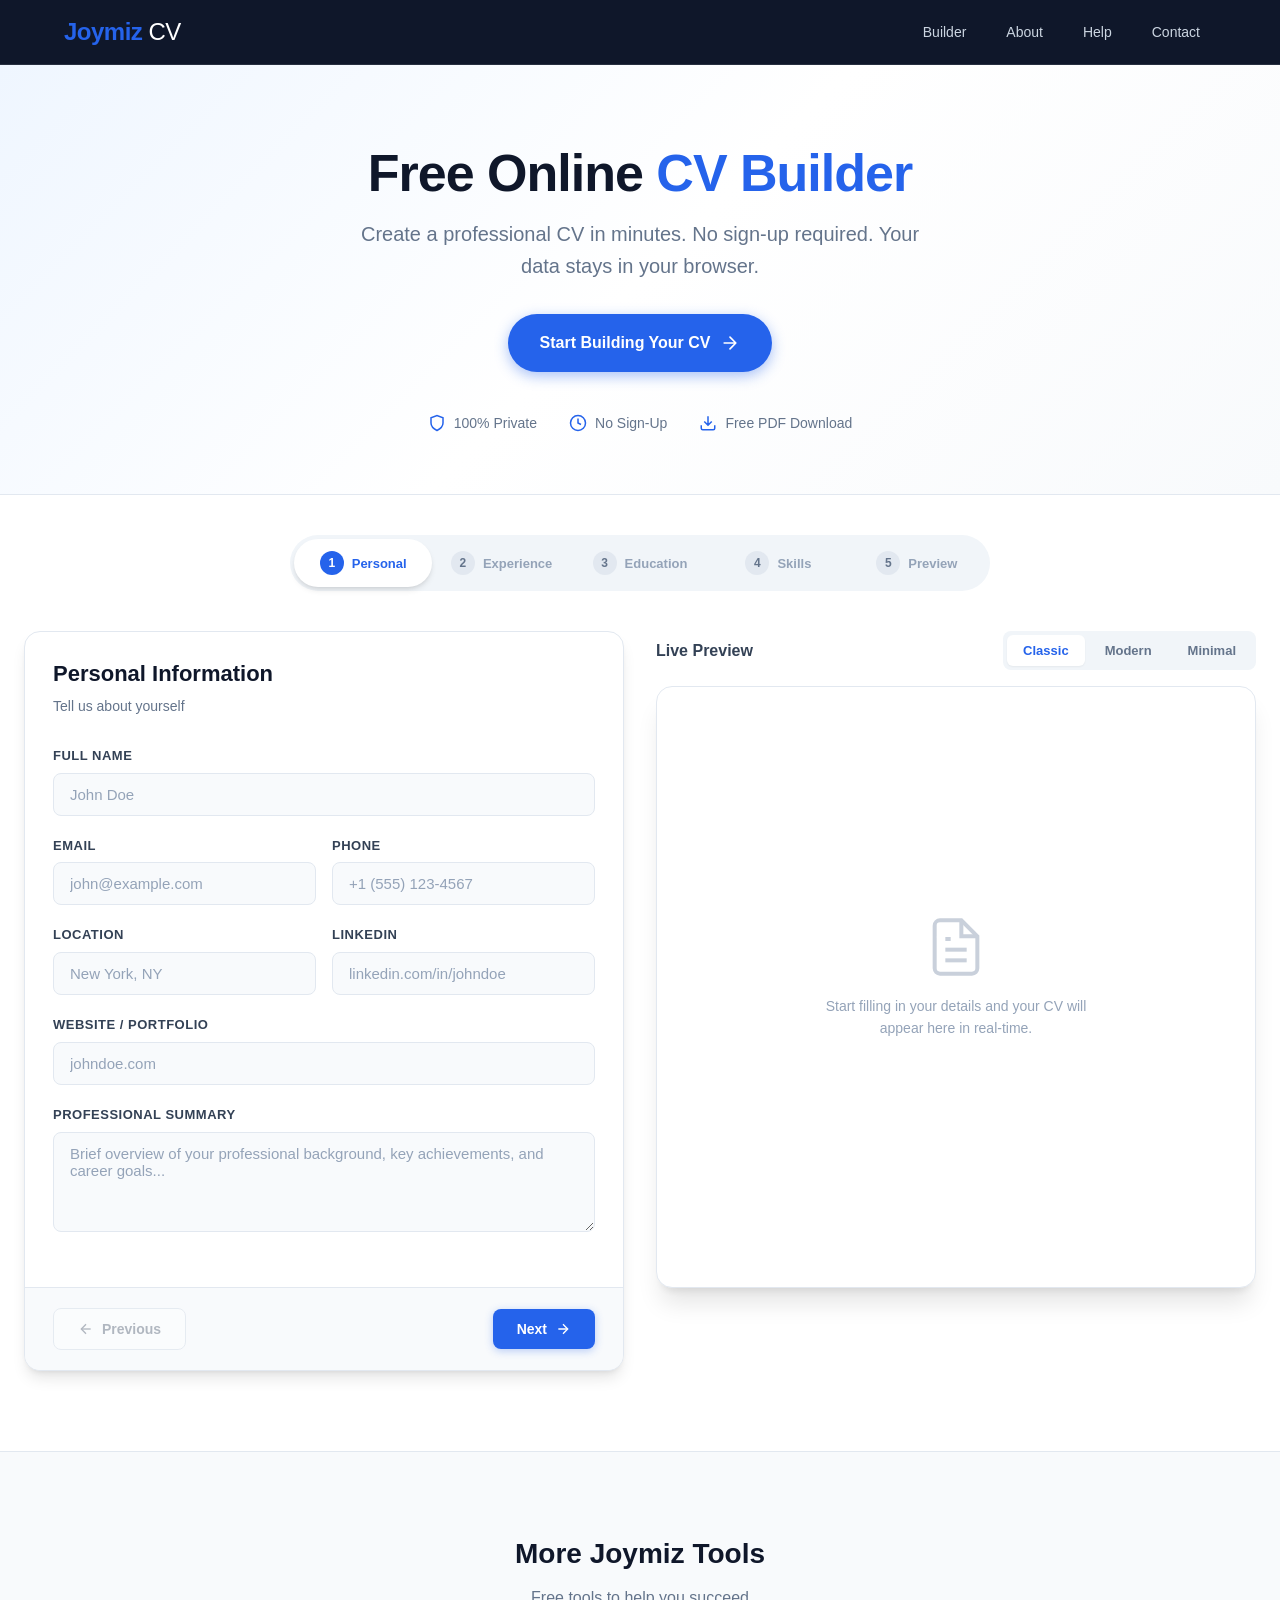
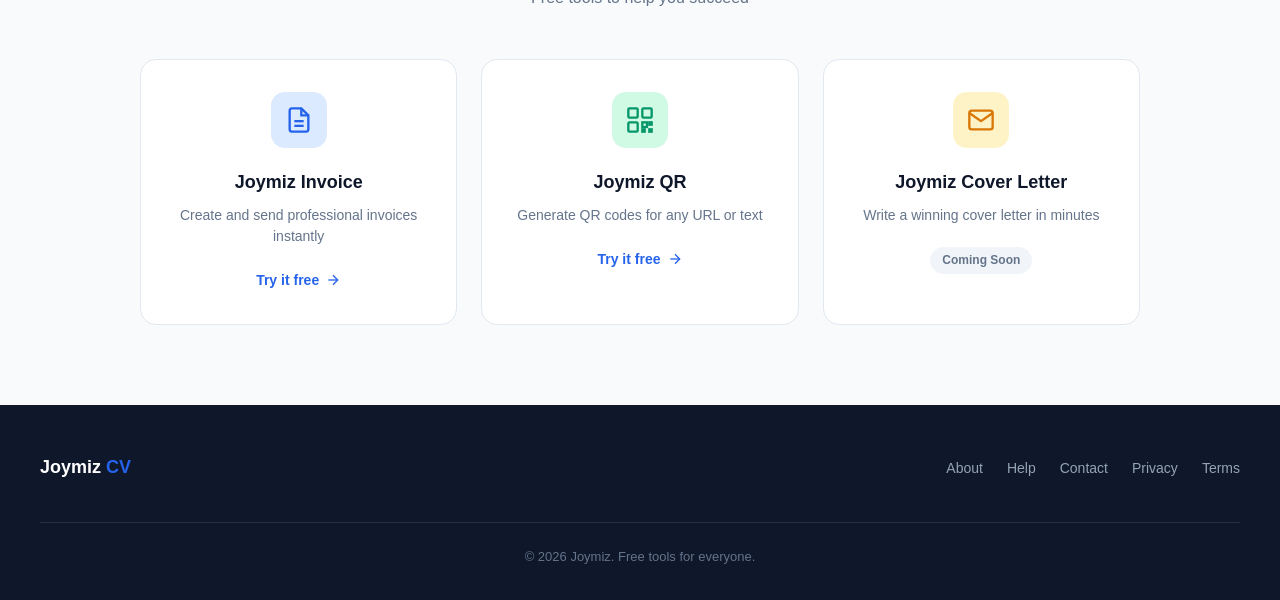
<file: index.html>
<!DOCTYPE html>
<html lang="en">
<head>
  <meta charset="UTF-8">
  <meta name="viewport" content="width=device-width, initial-scale=1.0">
  <title>Joymiz CV - Free Online CV Builder</title>
  <meta name="description" content="Create a professional CV in minutes with Joymiz CV. Free online CV builder with no sign-up required. Download as PDF instantly.">
  <style>
    *,*::before,*::after{margin:0;padding:0;box-sizing:border-box}
    :root{--primary:#2563eb;--primary-hover:#1d4ed8;--primary-light:#dbeafe;--primary-lighter:#eff6ff;--dark:#0f172a;--gray-50:#f8fafc;--gray-100:#f1f5f9;--gray-200:#e2e8f0;--gray-300:#cbd5e1;--gray-400:#94a3b8;--gray-500:#64748b;--gray-600:#475569;--gray-700:#334155;--gray-900:#0f172a;--white:#fff;--shadow-sm:0 1px 2px 0 rgb(0 0 0/.05);--shadow:0 1px 3px 0 rgb(0 0 0/.1),0 1px 2px -1px rgb(0 0 0/.1);--shadow-md:0 4px 6px -1px rgb(0 0 0/.1),0 2px 4px -2px rgb(0 0 0/.1);--shadow-lg:0 10px 15px -3px rgb(0 0 0/.1),0 4px 6px -4px rgb(0 0 0/.1);--shadow-xl:0 20px 25px -5px rgb(0 0 0/.1),0 8px 10px -6px rgb(0 0 0/.1);--radius:8px;--radius-lg:12px;--radius-xl:16px;--transition:all .2s ease}
    html{scroll-behavior:smooth}
    body{font-family:-apple-system,BlinkMacSystemFont,'Segoe UI',Roboto,'Helvetica Neue',Arial,sans-serif;color:var(--gray-900);background:var(--white);line-height:1.6;-webkit-font-smoothing:antialiased}
    .site-header{position:sticky;top:0;z-index:1000;background:var(--dark);border-bottom:1px solid rgba(255,255,255,.1);backdrop-filter:blur(12px)}
    .nav{max-width:1200px;margin:0 auto;padding:0 24px;height:64px;display:flex;align-items:center;justify-content:space-between}
    .logo{font-size:24px;font-weight:700;text-decoration:none;color:var(--primary);letter-spacing:-.5px}
    .logo span{color:var(--white);font-weight:400}
    .nav-links{list-style:none;display:flex;gap:8px}
    .nav-links a{text-decoration:none;color:var(--gray-300);font-size:14px;font-weight:500;padding:8px 16px;border-radius:var(--radius);transition:var(--transition)}
    .nav-links a:hover{color:var(--white);background:rgba(255,255,255,.08)}
    .mobile-toggle{display:none;background:none;border:none;color:var(--white);font-size:24px;cursor:pointer;padding:8px;border-radius:var(--radius)}
    .mobile-toggle:hover{background:rgba(255,255,255,.08)}
    .hero{background:linear-gradient(135deg,var(--primary-lighter) 0%,var(--white) 50%,var(--gray-50) 100%);padding:80px 24px 60px;text-align:center;border-bottom:1px solid var(--gray-200)}
    .hero h1{font-size:clamp(32px,5vw,52px);font-weight:800;color:var(--gray-900);margin-bottom:16px;letter-spacing:-1px;line-height:1.1}
    .hero h1 .accent{color:var(--primary)}
    .hero .subtitle{font-size:clamp(16px,2vw,20px);color:var(--gray-500);max-width:600px;margin:0 auto 32px;line-height:1.6}
    .hero .cta-btn{display:inline-flex;align-items:center;gap:10px;background:var(--primary);color:var(--white);text-decoration:none;padding:16px 32px;border-radius:50px;font-size:16px;font-weight:600;transition:var(--transition);box-shadow:0 4px 14px 0 rgba(37,99,235,.4);border:none;cursor:pointer}
    .hero .cta-btn:hover{background:var(--primary-hover);box-shadow:0 6px 20px 0 rgba(37,99,235,.5);transform:translateY(-2px)}
    .hero .cta-btn svg{width:20px;height:20px;transition:transform .2s ease}
    .hero .cta-btn:hover svg{transform:translateX(4px)}
    .trust-badges{display:flex;justify-content:center;gap:32px;margin-top:40px;flex-wrap:wrap}
    .trust-badge{display:flex;align-items:center;gap:8px;font-size:14px;color:var(--gray-500)}
    .trust-badge svg{width:18px;height:18px;color:var(--primary)}
    .builder-section{max-width:1400px;margin:0 auto;padding:40px 24px 80px}
    .step-indicator{display:flex;align-items:center;justify-content:center;gap:0;margin-bottom:40px;padding:4px;background:var(--gray-100);border-radius:50px;max-width:700px;margin-left:auto;margin-right:auto}
    .step-btn{flex:1;display:flex;align-items:center;justify-content:center;gap:8px;padding:12px 16px;border:none;background:transparent;color:var(--gray-400);font-size:13px;font-weight:600;cursor:pointer;border-radius:50px;transition:var(--transition);white-space:nowrap}
    .step-btn:hover{color:var(--gray-600)}
    .step-btn.active{background:var(--white);color:var(--primary);box-shadow:var(--shadow-md)}
    .step-btn.completed{color:var(--primary)}
    .step-num{width:24px;height:24px;border-radius:50%;display:flex;align-items:center;justify-content:center;font-size:12px;font-weight:700;background:var(--gray-200);color:var(--gray-500);flex-shrink:0;transition:var(--transition)}
    .step-btn.active .step-num,.step-btn.completed .step-num{background:var(--primary);color:var(--white)}
    .builder-layout{display:grid;grid-template-columns:1fr 1fr;gap:32px;align-items:start}
    .form-panel{background:var(--white);border:1px solid var(--gray-200);border-radius:var(--radius-xl);box-shadow:var(--shadow-lg);overflow:hidden}
    .form-panel-header{padding:24px 28px 0}
    .form-panel-header h2{font-size:22px;font-weight:700;color:var(--gray-900);margin-bottom:4px}
    .form-panel-header p{font-size:14px;color:var(--gray-500)}
    .form-step{display:none;padding:28px}
    .form-step.active{display:block}
    .form-group{margin-bottom:20px}
    .form-group label{display:block;font-size:13px;font-weight:600;color:var(--gray-700);margin-bottom:6px;text-transform:uppercase;letter-spacing:.5px}
    .form-group input,.form-group textarea{width:100%;padding:12px 16px;border:1px solid var(--gray-200);border-radius:var(--radius);font-size:15px;font-family:inherit;color:var(--gray-900);background:var(--gray-50);transition:var(--transition);outline:none}
    .form-group input:focus,.form-group textarea:focus{border-color:var(--primary);box-shadow:0 0 0 3px rgba(37,99,235,.1);background:var(--white)}
    .form-group input::placeholder,.form-group textarea::placeholder{color:var(--gray-400)}
    .form-group textarea{resize:vertical;min-height:100px}
    .form-row{display:grid;grid-template-columns:1fr 1fr;gap:16px}
    .entries-container{display:flex;flex-direction:column;gap:16px;margin-bottom:16px}
    .entry-card{background:var(--gray-50);border:1px solid var(--gray-200);border-radius:var(--radius-lg);padding:20px;position:relative;transition:var(--transition)}
    .entry-card:hover{border-color:var(--gray-300)}
    .entry-card-header{display:flex;align-items:center;justify-content:space-between;margin-bottom:16px}
    .entry-card-header h3{font-size:14px;font-weight:600;color:var(--gray-700)}
    .remove-btn{background:none;border:none;color:var(--gray-400);cursor:pointer;padding:4px;border-radius:var(--radius);transition:var(--transition);display:flex;align-items:center;justify-content:center}
    .remove-btn:hover{color:#ef4444;background:#fef2f2}
    .remove-btn svg{width:18px;height:18px}
    .add-entry-btn{display:flex;align-items:center;justify-content:center;gap:8px;width:100%;padding:14px;border:2px dashed var(--gray-300);border-radius:var(--radius-lg);background:transparent;color:var(--gray-500);font-size:14px;font-weight:600;cursor:pointer;transition:var(--transition)}
    .add-entry-btn:hover{border-color:var(--primary);color:var(--primary);background:var(--primary-lighter)}
    .add-entry-btn svg{width:18px;height:18px}
    .skills-input-wrapper{display:flex;gap:8px;margin-bottom:16px}
    .skills-input-wrapper input{flex:1;padding:12px 16px;border:1px solid var(--gray-200);border-radius:var(--radius);font-size:15px;font-family:inherit;color:var(--gray-900);background:var(--gray-50);transition:var(--transition);outline:none}
    .skills-input-wrapper input:focus{border-color:var(--primary);box-shadow:0 0 0 3px rgba(37,99,235,.1);background:var(--white)}
    .skills-tags{display:flex;flex-wrap:wrap;gap:8px}
    .skill-tag{display:inline-flex;align-items:center;gap:6px;padding:8px 14px;background:var(--primary-light);color:var(--primary);border-radius:50px;font-size:13px;font-weight:600;transition:var(--transition);animation:tagIn .2s ease}
    @keyframes tagIn{from{opacity:0;transform:scale(.8)}to{opacity:1;transform:scale(1)}}
    .skill-tag button{background:none;border:none;color:var(--primary);cursor:pointer;padding:0;display:flex;align-items:center;opacity:.6;transition:var(--transition)}
    .skill-tag button:hover{opacity:1}
    .skill-tag button svg{width:14px;height:14px}
    .form-nav{display:flex;justify-content:space-between;align-items:center;padding:20px 28px;border-top:1px solid var(--gray-200);background:var(--gray-50)}
    .nav-btn{display:inline-flex;align-items:center;gap:8px;padding:12px 24px;border-radius:var(--radius);font-size:14px;font-weight:600;cursor:pointer;transition:var(--transition);border:none}
    .nav-btn.prev{background:var(--white);color:var(--gray-600);border:1px solid var(--gray-300)}
    .nav-btn.prev:hover{background:var(--gray-100);border-color:var(--gray-400)}
    .nav-btn.next{background:var(--primary);color:var(--white);box-shadow:0 2px 8px rgba(37,99,235,.3)}
    .nav-btn.next:hover{background:var(--primary-hover);box-shadow:0 4px 12px rgba(37,99,235,.4)}
    .nav-btn:disabled{opacity:.4;cursor:not-allowed}
    .nav-btn svg{width:16px;height:16px}
    .preview-panel{position:sticky;top:96px}
    .preview-header{display:flex;align-items:center;justify-content:space-between;margin-bottom:16px;flex-wrap:wrap;gap:12px}
    .preview-header h3{font-size:16px;font-weight:600;color:var(--gray-700)}
    .template-selector{display:flex;gap:4px;background:var(--gray-100);padding:4px;border-radius:var(--radius)}
    .template-btn{padding:8px 16px;border:none;background:transparent;color:var(--gray-500);font-size:13px;font-weight:600;cursor:pointer;border-radius:6px;transition:var(--transition)}
    .template-btn.active{background:var(--white);color:var(--primary);box-shadow:var(--shadow-sm)}
    .template-btn:hover:not(.active){color:var(--gray-700)}
    .cv-preview{background:var(--white);border:1px solid var(--gray-200);border-radius:var(--radius-xl);box-shadow:var(--shadow-xl);overflow:hidden;min-height:600px}
    .cv-paper{padding:40px;min-height:600px;font-size:12px;line-height:1.5}
    .cv-paper.classic .cv-name{font-size:24px;font-weight:700;color:var(--gray-900);margin-bottom:8px;text-align:center;text-transform:uppercase;letter-spacing:1px}
    .cv-paper.classic .cv-contact{display:flex;justify-content:center;flex-wrap:wrap;gap:16px;font-size:11px;color:var(--gray-600);margin-bottom:4px;padding-bottom:12px;border-bottom:2px solid var(--gray-900)}
    .cv-paper.classic .cv-contact span{display:flex;align-items:center;gap:4px}
    .cv-paper.classic .cv-section{margin-top:16px}
    .cv-paper.classic .cv-section-title{font-size:13px;font-weight:700;text-transform:uppercase;letter-spacing:1px;color:var(--gray-900);border-bottom:1px solid var(--gray-300);padding-bottom:4px;margin-bottom:10px}
    .cv-paper.classic .cv-entry{margin-bottom:12px}
    .cv-paper.classic .cv-entry-header{display:flex;justify-content:space-between;align-items:baseline;margin-bottom:2px}
    .cv-paper.classic .cv-entry-title{font-weight:700;font-size:13px;color:var(--gray-900)}
    .cv-paper.classic .cv-entry-date{font-size:11px;color:var(--gray-500);white-space:nowrap}
    .cv-paper.classic .cv-entry-subtitle{font-size:12px;color:var(--gray-600);font-style:italic;margin-bottom:4px}
    .cv-paper.classic .cv-entry-desc{font-size:12px;color:var(--gray-600);white-space:pre-line}
    .cv-paper.classic .cv-summary{font-size:12px;color:var(--gray-600);line-height:1.6}
    .cv-paper.classic .cv-skills-list{display:flex;flex-wrap:wrap;gap:6px}
    .cv-paper.classic .cv-skill-item{padding:4px 12px;background:var(--gray-100);border-radius:4px;font-size:11px;font-weight:500;color:var(--gray-700)}
    .cv-paper.modern{display:grid;grid-template-columns:200px 1fr;padding:0;min-height:600px}
    .cv-paper.modern .cv-sidebar{background:var(--primary);color:var(--white);padding:32px 20px}
    .cv-paper.modern .cv-sidebar .cv-name{font-size:20px;font-weight:700;margin-bottom:4px;color:var(--white)}
    .cv-paper.modern .cv-sidebar .cv-contact{display:flex;flex-direction:column;gap:6px;font-size:10px;color:rgba(255,255,255,.85);margin-bottom:20px}
    .cv-paper.modern .cv-sidebar .cv-contact span{display:flex;align-items:center;gap:6px;word-break:break-all}
    .cv-paper.modern .cv-sidebar .cv-section{margin-bottom:20px}
    .cv-paper.modern .cv-sidebar .cv-section-title{font-size:11px;font-weight:700;text-transform:uppercase;letter-spacing:1.5px;color:rgba(255,255,255,.6);margin-bottom:10px}
    .cv-paper.modern .cv-sidebar .cv-skills-list{display:flex;flex-direction:column;gap:6px}
    .cv-paper.modern .cv-sidebar .cv-skill-item{font-size:11px;color:var(--white);padding:4px 0;border-bottom:1px solid rgba(255,255,255,.15)}
    .cv-paper.modern .cv-main{padding:32px 28px}
    .cv-paper.modern .cv-section{margin-bottom:18px}
    .cv-paper.modern .cv-section-title{font-size:14px;font-weight:700;color:var(--primary);margin-bottom:10px;padding-bottom:6px;border-bottom:2px solid var(--primary-light)}
    .cv-paper.modern .cv-summary{font-size:12px;color:var(--gray-600);line-height:1.6}
    .cv-paper.modern .cv-entry{margin-bottom:14px}
    .cv-paper.modern .cv-entry-header{display:flex;justify-content:space-between;align-items:baseline;margin-bottom:2px}
    .cv-paper.modern .cv-entry-title{font-weight:700;font-size:13px;color:var(--gray-900)}
    .cv-paper.modern .cv-entry-date{font-size:11px;color:var(--primary);font-weight:600}
    .cv-paper.modern .cv-entry-subtitle{font-size:12px;color:var(--gray-500);margin-bottom:4px}
    .cv-paper.modern .cv-entry-desc{font-size:12px;color:var(--gray-600);white-space:pre-line}
    .cv-paper.minimal .cv-name{font-size:28px;font-weight:300;color:var(--gray-900);margin-bottom:8px;letter-spacing:-.5px}
    .cv-paper.minimal .cv-contact{display:flex;flex-wrap:wrap;gap:20px;font-size:11px;color:var(--gray-500);margin-bottom:24px}
    .cv-paper.minimal .cv-contact span{display:flex;align-items:center;gap:4px}
    .cv-paper.minimal .cv-section{margin-bottom:20px}
    .cv-paper.minimal .cv-section-title{font-size:10px;font-weight:600;text-transform:uppercase;letter-spacing:2px;color:var(--gray-400);margin-bottom:10px}
    .cv-paper.minimal .cv-summary{font-size:13px;color:var(--gray-600);line-height:1.7;font-weight:300}
    .cv-paper.minimal .cv-entry{margin-bottom:16px}
    .cv-paper.minimal .cv-entry-header{display:flex;justify-content:space-between;align-items:baseline;margin-bottom:2px}
    .cv-paper.minimal .cv-entry-title{font-weight:600;font-size:14px;color:var(--gray-900)}
    .cv-paper.minimal .cv-entry-date{font-size:11px;color:var(--gray-400)}
    .cv-paper.minimal .cv-entry-subtitle{font-size:12px;color:var(--gray-500);margin-bottom:4px}
    .cv-paper.minimal .cv-entry-desc{font-size:12px;color:var(--gray-600);line-height:1.6;white-space:pre-line}
    .cv-paper.minimal .cv-skills-list{display:flex;flex-wrap:wrap;gap:8px}
    .cv-paper.minimal .cv-skill-item{font-size:12px;color:var(--gray-600);padding:4px 0}
    .cv-paper.minimal .cv-skill-item::after{content:" \00b7";color:var(--gray-300)}
    .cv-paper.minimal .cv-skill-item:last-child::after{content:""}
    .cv-empty{display:flex;flex-direction:column;align-items:center;justify-content:center;min-height:500px;color:var(--gray-400);text-align:center;padding:40px}
    .cv-empty svg{width:64px;height:64px;margin-bottom:16px;opacity:.5}
    .cv-empty p{font-size:14px;max-width:280px;line-height:1.6}
    .tools-section{background:var(--gray-50);padding:80px 24px;border-top:1px solid var(--gray-200)}
    .tools-section h2{font-size:28px;font-weight:700;text-align:center;margin-bottom:8px;color:var(--gray-900)}
    .tools-section .section-sub{text-align:center;color:var(--gray-500);margin-bottom:48px;font-size:16px}
    .tools-grid{display:grid;grid-template-columns:repeat(3,1fr);gap:24px;max-width:1000px;margin:0 auto}
    .tool-card{background:var(--white);border:1px solid var(--gray-200);border-radius:var(--radius-xl);padding:32px;text-decoration:none;transition:var(--transition);text-align:center}
    .tool-card:hover{border-color:var(--primary);box-shadow:var(--shadow-lg);transform:translateY(-4px)}
    .tool-card .tool-icon{width:56px;height:56px;border-radius:14px;display:flex;align-items:center;justify-content:center;margin:0 auto 20px;font-size:24px}
    .tool-card.invoice .tool-icon{background:#dbeafe;color:#2563eb}
    .tool-card.qr .tool-icon{background:#d1fae5;color:#059669}
    .tool-card.cover .tool-icon{background:#fef3c7;color:#d97706}
    .tool-card h3{font-size:18px;font-weight:700;color:var(--gray-900);margin-bottom:8px}
    .tool-card p{font-size:14px;color:var(--gray-500);line-height:1.5;margin-bottom:20px}
    .tool-card .tool-link{display:inline-flex;align-items:center;gap:6px;color:var(--primary);font-size:14px;font-weight:600}
    .tool-card .tool-link svg{width:16px;height:16px;transition:transform .2s ease}
    .tool-card:hover .tool-link svg{transform:translateX(4px)}
    .tool-card .coming-soon{display:inline-block;padding:4px 12px;background:var(--gray-100);color:var(--gray-500);border-radius:50px;font-size:12px;font-weight:600}
    .site-footer{background:var(--dark);color:var(--gray-400);padding:48px 24px 32px}
    .footer-content{max-width:1200px;margin:0 auto;display:flex;align-items:center;justify-content:space-between;flex-wrap:wrap;gap:24px}
    .footer-brand{font-size:18px;font-weight:700;color:var(--white)}
    .footer-brand span{color:var(--primary)}
    .footer-links{list-style:none;display:flex;gap:24px;flex-wrap:wrap}
    .footer-links a{text-decoration:none;color:var(--gray-400);font-size:14px;transition:var(--transition)}
    .footer-links a:hover{color:var(--white)}
    .footer-copy{width:100%;text-align:center;padding-top:24px;margin-top:16px;border-top:1px solid rgba(255,255,255,.1);font-size:13px;color:var(--gray-500)}
    @media(max-width:900px){.builder-layout{grid-template-columns:1fr}.preview-panel{position:relative;top:0}.tools-grid{grid-template-columns:1fr;max-width:400px}.form-row{grid-template-columns:1fr}.step-btn .step-label{display:none}.step-btn{padding:12px 18px}}
    @media(max-width:768px){.nav-links{display:none}.mobile-toggle{display:block}.nav-links.open{display:flex;position:absolute;top:64px;left:0;right:0;background:var(--dark);flex-direction:column;padding:16px 24px;border-bottom:1px solid rgba(255,255,255,.1);gap:4px}.nav-links.open a{padding:12px 16px}.hero{padding:60px 24px 40px}}
    @media print{.site-header,.hero,.step-indicator,.form-panel,.preview-header,.tools-section,.site-footer{display:none !important}.builder-section{padding:0}.builder-layout{display:block}.preview-panel{position:static}.cv-preview{border:none;box-shadow:none;border-radius:0}.cv-paper{padding:20px}body{background:white}}
  </style>
</head>
<body>
  <header class="site-header">
    <nav class="nav">
      <a href="/" class="logo">Joymiz <span>CV</span></a>
      <button class="mobile-toggle" id="mobileToggle" aria-label="Toggle menu">
        <svg width="24" height="24" fill="none" stroke="currentColor" stroke-width="2" stroke-linecap="round"><line x1="3" y1="6" x2="21" y2="6"/><line x1="3" y1="12" x2="21" y2="12"/><line x1="3" y1="18" x2="21" y2="18"/></svg>
      </button>
      <ul class="nav-links" id="navLinks">
        <li><a href="#tool">Builder</a></li>
        <li><a href="about.html">About</a></li>
        <li><a href="help.html">Help</a></li>
        <li><a href="contact.html">Contact</a></li>
      </ul>
    </nav>
  </header>
  <main>
    <section class="hero">
      <h1>Free Online <span class="accent">CV Builder</span></h1>
      <p class="subtitle">Create a professional CV in minutes. No sign-up required. Your data stays in your browser.</p>
      <a href="#tool" class="cta-btn">Start Building Your CV <svg fill="none" stroke="currentColor" stroke-width="2" stroke-linecap="round" stroke-linejoin="round" viewBox="0 0 24 24"><path d="M5 12h14M12 5l7 7-7 7"/></svg></a>
      <div class="trust-badges">
        <div class="trust-badge"><svg fill="none" stroke="currentColor" stroke-width="2" viewBox="0 0 24 24"><path d="M12 22s8-4 8-10V5l-8-3-8 3v7c0 6 8 10 8 10z"/></svg>100% Private</div>
        <div class="trust-badge"><svg fill="none" stroke="currentColor" stroke-width="2" viewBox="0 0 24 24"><circle cx="12" cy="12" r="10"/><polyline points="12 6 12 12 16 14"/></svg>No Sign-Up</div>
        <div class="trust-badge"><svg fill="none" stroke="currentColor" stroke-width="2" viewBox="0 0 24 24"><path d="M21 15v4a2 2 0 01-2 2H5a2 2 0 01-2-2v-4M7 10l5 5 5-5M12 15V3"/></svg>Free PDF Download</div>
      </div>
    </section>
    <section id="tool" class="builder-section">
      <div class="step-indicator" id="stepIndicator">
        <button class="step-btn active" data-step="1"><span class="step-num">1</span><span class="step-label">Personal</span></button>
        <button class="step-btn" data-step="2"><span class="step-num">2</span><span class="step-label">Experience</span></button>
        <button class="step-btn" data-step="3"><span class="step-num">3</span><span class="step-label">Education</span></button>
        <button class="step-btn" data-step="4"><span class="step-num">4</span><span class="step-label">Skills</span></button>
        <button class="step-btn" data-step="5"><span class="step-num">5</span><span class="step-label">Preview</span></button>
      </div>
      <div class="builder-layout">
        <div class="form-panel">
          <div class="form-panel-header">
            <h2 id="formTitle">Personal Information</h2>
            <p id="formDesc">Tell us about yourself</p>
          </div>
          <div class="form-step active" id="step1">
            <div class="form-group"><label for="fullName">Full Name</label><input type="text" id="fullName" placeholder="John Doe"></div>
            <div class="form-row">
              <div class="form-group"><label for="email">Email</label><input type="email" id="email" placeholder="john@example.com"></div>
              <div class="form-group"><label for="phone">Phone</label><input type="tel" id="phone" placeholder="+1 (555) 123-4567"></div>
            </div>
            <div class="form-row">
              <div class="form-group"><label for="location">Location</label><input type="text" id="location" placeholder="New York, NY"></div>
              <div class="form-group"><label for="linkedin">LinkedIn</label><input type="text" id="linkedin" placeholder="linkedin.com/in/johndoe"></div>
            </div>
            <div class="form-group"><label for="website">Website / Portfolio</label><input type="text" id="website" placeholder="johndoe.com"></div>
            <div class="form-group"><label for="summary">Professional Summary</label><textarea id="summary" placeholder="Brief overview of your professional background, key achievements, and career goals..."></textarea></div>
          </div>
          <div class="form-step" id="step2">
            <div class="entries-container" id="experienceEntries"></div>
            <button class="add-entry-btn" id="addExperience" type="button"><svg fill="none" stroke="currentColor" stroke-width="2" viewBox="0 0 24 24"><line x1="12" y1="5" x2="12" y2="19"/><line x1="5" y1="12" x2="19" y2="12"/></svg>Add Experience</button>
          </div>
          <div class="form-step" id="step3">
            <div class="entries-container" id="educationEntries"></div>
            <button class="add-entry-btn" id="addEducation" type="button"><svg fill="none" stroke="currentColor" stroke-width="2" viewBox="0 0 24 24"><line x1="12" y1="5" x2="12" y2="19"/><line x1="5" y1="12" x2="19" y2="12"/></svg>Add Education</button>
          </div>
          <div class="form-step" id="step4">
            <div class="skills-input-wrapper">
              <input type="text" id="skillInput" placeholder="Type a skill and press Enter">
              <button class="add-entry-btn" id="addSkill" type="button" style="width:auto;padding:12px 20px;flex-shrink:0">Add</button>
            </div>
            <div class="skills-tags" id="skillsTags"></div>
          </div>
          <div class="form-step" id="step5">
            <div style="text-align:center;padding:40px 0">
              <div style="width:80px;height:80px;border-radius:50%;background:var(--primary-light);display:flex;align-items:center;justify-content:center;margin:0 auto 24px"><svg width="40" height="40" fill="none" stroke="var(--primary)" stroke-width="2" viewBox="0 0 24 24"><polyline points="20 6 9 17 4 12"/></svg></div>
              <h3 style="font-size:22px;font-weight:700;color:var(--gray-900);margin-bottom:8px">Your CV is Ready!</h3>
              <p style="color:var(--gray-500);margin-bottom:32px">Choose a template and download your CV as a PDF.</p>
              <button class="cta-btn" id="downloadPdf" style="margin:0 auto"><svg fill="none" stroke="currentColor" stroke-width="2" viewBox="0 0 24 24"><path d="M21 15v4a2 2 0 01-2 2H5a2 2 0 01-2-2v-4M7 10l5 5 5-5M12 15V3"/></svg>Download PDF</button>
            </div>
          </div>
          <div class="form-nav">
            <button class="nav-btn prev" id="prevBtn" disabled><svg fill="none" stroke="currentColor" stroke-width="2" viewBox="0 0 24 24"><line x1="19" y1="12" x2="5" y2="12"/><polyline points="12 19 5 12 12 5"/></svg>Previous</button>
            <button class="nav-btn next" id="nextBtn">Next <svg fill="none" stroke="currentColor" stroke-width="2" viewBox="0 0 24 24"><line x1="5" y1="12" x2="19" y2="12"/><polyline points="12 5 19 12 12 19"/></svg></button>
          </div>
        </div>
        <div class="preview-panel">
          <div class="preview-header">
            <h3>Live Preview</h3>
            <div class="template-selector">
              <button class="template-btn active" data-template="classic">Classic</button>
              <button class="template-btn" data-template="modern">Modern</button>
              <button class="template-btn" data-template="minimal">Minimal</button>
            </div>
          </div>
          <div class="cv-preview">
            <div class="cv-paper classic" id="cvPaper">
              <div class="cv-empty" id="cvEmpty"><svg fill="none" stroke="currentColor" stroke-width="1.5" viewBox="0 0 24 24"><path d="M14 2H6a2 2 0 00-2 2v16a2 2 0 002 2h12a2 2 0 002-2V8z"/><polyline points="14 2 14 8 20 8"/><line x1="16" y1="13" x2="8" y2="13"/><line x1="16" y1="17" x2="8" y2="17"/><polyline points="10 9 9 9 8 9"/></svg><p>Start filling in your details and your CV will appear here in real-time.</p></div>
              <div id="cvContent" style="display:none"></div>
            </div>
          </div>
        </div>
      </div>
    </section>
    <section class="tools-section">
      <h2>More Joymiz Tools</h2>
      <p class="section-sub">Free tools to help you succeed</p>
      <div class="tools-grid">
        <a href="https://joymiz-invoice.netlify.app" class="tool-card invoice" target="_blank" rel="noopener"><div class="tool-icon"><svg width="28" height="28" fill="none" stroke="currentColor" stroke-width="2" viewBox="0 0 24 24"><path d="M14 2H6a2 2 0 00-2 2v16a2 2 0 002 2h12a2 2 0 002-2V8z"/><polyline points="14 2 14 8 20 8"/><line x1="16" y1="13" x2="8" y2="13"/><line x1="16" y1="17" x2="8" y2="17"/></svg></div><h3>Joymiz Invoice</h3><p>Create and send professional invoices instantly</p><span class="tool-link">Try it free <svg fill="none" stroke="currentColor" stroke-width="2" viewBox="0 0 24 24"><line x1="5" y1="12" x2="19" y2="12"/><polyline points="12 5 19 12 12 19"/></svg></span></a>
        <a href="https://joymiz-qr.netlify.app" class="tool-card qr" target="_blank" rel="noopener"><div class="tool-icon"><svg width="28" height="28" fill="none" stroke="currentColor" stroke-width="2" viewBox="0 0 24 24"><rect x="2" y="2" width="8" height="8" rx="1"/><rect x="14" y="2" width="8" height="8" rx="1"/><rect x="2" y="14" width="8" height="8" rx="1"/><rect x="14" y="14" width="4" height="4"/><rect x="20" y="14" width="2" height="2"/><rect x="14" y="20" width="2" height="2"/><rect x="20" y="20" width="2" height="2"/></svg></div><h3>Joymiz QR</h3><p>Generate QR codes for any URL or text</p><span class="tool-link">Try it free <svg fill="none" stroke="currentColor" stroke-width="2" viewBox="0 0 24 24"><line x1="5" y1="12" x2="19" y2="12"/><polyline points="12 5 19 12 12 19"/></svg></span></a>
        <div class="tool-card cover"><div class="tool-icon"><svg width="28" height="28" fill="none" stroke="currentColor" stroke-width="2" viewBox="0 0 24 24"><path d="M4 4h16c1.1 0 2 .9 2 2v12c0 1.1-.9 2-2 2H4c-1.1 0-2-.9-2-2V6c0-1.1.9-2 2-2z"/><polyline points="22 6 12 13 2 6"/></svg></div><h3>Joymiz Cover Letter</h3><p>Write a winning cover letter in minutes</p><span class="coming-soon">Coming Soon</span></div>
      </div>
    </section>
  </main>
  <footer class="site-footer">
    <div class="footer-content">
      <div class="footer-brand">Joymiz <span>CV</span></div>
      <ul class="footer-links">
        <li><a href="about.html">About</a></li>
        <li><a href="help.html">Help</a></li>
        <li><a href="contact.html">Contact</a></li>
        <li><a href="privacy.html">Privacy</a></li>
        <li><a href="terms.html">Terms</a></li>
      </ul>
      <div class="footer-copy">&copy; 2026 Joymiz. Free tools for everyone.</div>
    </div>
  </footer>
  <script>
(function(){
  var currentStep=1,totalSteps=5,currentTemplate='classic';
  var skills=[];
  var expCount=0,eduCount=0;
  var titles=['Personal Information','Experience','Education','Skills','Preview & Download'];
  var descs=['Tell us about yourself','Add your work experience','Add your education','Add your key skills','Your CV is ready!'];

  var stepBtns=document.querySelectorAll('.step-btn');
  var formSteps=document.querySelectorAll('.form-step');
  var prevBtn=document.getElementById('prevBtn');
  var nextBtn=document.getElementById('nextBtn');
  var formTitle=document.getElementById('formTitle');
  var formDesc=document.getElementById('formDesc');
  var cvPaper=document.getElementById('cvPaper');
  var cvEmpty=document.getElementById('cvEmpty');
  var cvContent=document.getElementById('cvContent');

  function goToStep(n){
    if(n<1||n>totalSteps)return;
    currentStep=n;
    stepBtns.forEach(function(b){
      var s=parseInt(b.dataset.step);
      b.classList.remove('active','completed');
      if(s===n)b.classList.add('active');
      else if(s<n)b.classList.add('completed');
    });
    formSteps.forEach(function(f){f.classList.remove('active')});
    document.getElementById('step'+n).classList.add('active');
    formTitle.textContent=titles[n-1];
    formDesc.textContent=descs[n-1];
    prevBtn.disabled=(n===1);
    nextBtn.style.display=(n===totalSteps)?'none':'inline-flex';
    updatePreview();
  }

  stepBtns.forEach(function(btn){
    btn.addEventListener('click',function(){goToStep(parseInt(this.dataset.step))});
  });
  prevBtn.addEventListener('click',function(){goToStep(currentStep-1)});
  nextBtn.addEventListener('click',function(){goToStep(currentStep+1)});

  document.getElementById('mobileToggle').addEventListener('click',function(){
    document.getElementById('navLinks').classList.toggle('open');
  });

  var personalFields=['fullName','email','phone','location','linkedin','website','summary'];
  personalFields.forEach(function(id){
    var el=document.getElementById(id);
    if(el){el.addEventListener('input',updatePreview)}
  });

  function createExpCard(){
    expCount++;
    var n=expCount;
    var card=document.createElement('div');
    card.className='entry-card';
    card.id='exp-'+n;
    card.innerHTML='<div class="entry-card-header"><h3>Experience #'+n+'</h3><button type="button" class="remove-btn" onclick="removeExp('+n+')"><svg fill="none" stroke="currentColor" stroke-width="2" viewBox="0 0 24 24"><line x1="18" y1="6" x2="6" y2="18"/><line x1="6" y1="6" x2="18" y2="18"/></svg></button></div>'+
      '<div class="form-row"><div class="form-group"><label>Company</label><input type="text" class="exp-company" data-n="'+n+'" placeholder="Acme Inc."></div>'+
      '<div class="form-group"><label>Role / Title</label><input type="text" class="exp-role" data-n="'+n+'" placeholder="Software Engineer"></div></div>'+
      '<div class="form-row"><div class="form-group"><label>Start Date</label><input type="text" class="exp-start" data-n="'+n+'" placeholder="Jan 2022"></div>'+
      '<div class="form-group"><label>End Date</label><input type="text" class="exp-end" data-n="'+n+'" placeholder="Present"></div></div>'+
      '<div class="form-group"><label>Description</label><textarea class="exp-desc" data-n="'+n+'" placeholder="Key achievements and responsibilities..."></textarea></div>';
    document.getElementById('experienceEntries').appendChild(card);
    card.querySelectorAll('input,textarea').forEach(function(el){el.addEventListener('input',updatePreview)});
    updatePreview();
  }

  window.removeExp=function(n){
    var el=document.getElementById('exp-'+n);
    if(el){el.remove();updatePreview()}
  };

  function createEduCard(){
    eduCount++;
    var n=eduCount;
    var card=document.createElement('div');
    card.className='entry-card';
    card.id='edu-'+n;
    card.innerHTML='<div class="entry-card-header"><h3>Education #'+n+'</h3><button type="button" class="remove-btn" onclick="removeEdu('+n+')"><svg fill="none" stroke="currentColor" stroke-width="2" viewBox="0 0 24 24"><line x1="18" y1="6" x2="6" y2="18"/><line x1="6" y1="6" x2="18" y2="18"/></svg></button></div>'+
      '<div class="form-row"><div class="form-group"><label>School / University</label><input type="text" class="edu-school" data-n="'+n+'" placeholder="MIT"></div>'+
      '<div class="form-group"><label>Degree / Program</label><input type="text" class="edu-degree" data-n="'+n+'" placeholder="B.S. Computer Science"></div></div>'+
      '<div class="form-row"><div class="form-group"><label>Start Date</label><input type="text" class="edu-start" data-n="'+n+'" placeholder="Sep 2018"></div>'+
      '<div class="form-group"><label>End Date</label><input type="text" class="edu-end" data-n="'+n+'" placeholder="Jun 2022"></div></div>';
    document.getElementById('educationEntries').appendChild(card);
    card.querySelectorAll('input').forEach(function(el){el.addEventListener('input',updatePreview)});
    updatePreview();
  }

  window.removeEdu=function(n){
    var el=document.getElementById('edu-'+n);
    if(el){el.remove();updatePreview()}
  };

  document.getElementById('addExperience').addEventListener('click',createExpCard);
  document.getElementById('addEducation').addEventListener('click',createEduCard);

  function addSkill(){
    var input=document.getElementById('skillInput');
    var val=input.value.trim().replace(/,$/,'').trim();
    if(!val||skills.indexOf(val)!==-1){input.value='';return}
    skills.push(val);
    input.value='';
    renderSkills();
    updatePreview();
  }
  document.getElementById('addSkill').addEventListener('click',addSkill);
  document.getElementById('skillInput').addEventListener('keydown',function(e){
    if(e.key==='Enter'||e.key===','){e.preventDefault();addSkill()}
  });

  function renderSkills(){
    var container=document.getElementById('skillsTags');
    container.innerHTML='';
    skills.forEach(function(s,i){
      var tag=document.createElement('span');
      tag.className='skill-tag';
      tag.innerHTML=s+' <button type="button" onclick="removeSkill('+i+')"><svg fill="none" stroke="currentColor" stroke-width="2" viewBox="0 0 24 24"><line x1="18" y1="6" x2="6" y2="18"/><line x1="6" y1="6" x2="18" y2="18"/></svg></button>';
      container.appendChild(tag);
    });
  }

  window.removeSkill=function(i){skills.splice(i,1);renderSkills();updatePreview()};

  document.querySelectorAll('.template-btn').forEach(function(btn){
    btn.addEventListener('click',function(){
      document.querySelectorAll('.template-btn').forEach(function(b){b.classList.remove('active')});
      this.classList.add('active');
      currentTemplate=this.dataset.template;
      updatePreview();
    });
  });

  document.getElementById('downloadPdf').addEventListener('click',function(){window.print()});

  function g(id){return document.getElementById(id)?document.getElementById(id).value.trim():''}
  function esc(s){var d=document.createElement('div');d.textContent=s;return d.innerHTML}

  function getExpEntries(){
    var entries=[];
    var cards=document.querySelectorAll('#experienceEntries .entry-card');
    cards.forEach(function(card){
      var n=card.id.replace('exp-','');
      var company=card.querySelector('.exp-company').value.trim();
      var role=card.querySelector('.exp-role').value.trim();
      var start=card.querySelector('.exp-start').value.trim();
      var end=card.querySelector('.exp-end').value.trim();
      var desc=card.querySelector('.exp-desc').value.trim();
      if(company||role)entries.push({company:company,role:role,start:start,end:end,desc:desc});
    });
    return entries;
  }

  function getEduEntries(){
    var entries=[];
    var cards=document.querySelectorAll('#educationEntries .entry-card');
    cards.forEach(function(card){
      var n=card.id.replace('edu-','');
      var school=card.querySelector('.edu-school').value.trim();
      var degree=card.querySelector('.edu-degree').value.trim();
      var start=card.querySelector('.edu-start').value.trim();
      var end=card.querySelector('.edu-end').value.trim();
      if(school||degree)entries.push({school:school,degree:degree,start:start,end:end});
    });
    return entries;
  }

  function hasData(){
    return g('fullName')||g('email')||g('phone')||g('summary')||getExpEntries().length>0||getEduEntries().length>0||skills.length>0;
  }

  function buildClassic(d){
    var h='';
    h+='<div class="cv-name">'+esc(d.name||'Your Name')+'</div>';
    h+='<div class="cv-contact">';
    if(d.email)h+='<span>'+esc(d.email)+'</span>';
    if(d.phone)h+='<span>'+esc(d.phone)+'</span>';
    if(d.location)h+='<span>'+esc(d.location)+'</span>';
    if(d.linkedin)h+='<span>'+esc(d.linkedin)+'</span>';
    if(d.website)h+='<span>'+esc(d.website)+'</span>';
    h+='</div>';
    if(d.summary){h+='<div class="cv-section"><div class="cv-section-title">Summary</div><div class="cv-summary">'+esc(d.summary)+'</div></div>'}
    if(d.experience.length>0){
      h+='<div class="cv-section"><div class="cv-section-title">Experience</div>';
      d.experience.forEach(function(e){
        h+='<div class="cv-entry"><div class="cv-entry-header"><div class="cv-entry-title">'+esc(e.role||e.company)+'</div><div class="cv-entry-date">'+esc(e.start)+(e.end?' - '+esc(e.end):'')+'</div></div>';
        if(e.company&&e.role)h+='<div class="cv-entry-subtitle">'+esc(e.company)+'</div>';
        if(e.desc)h+='<div class="cv-entry-desc">'+esc(e.desc)+'</div>';
        h+='</div>';
      });
      h+='</div>';
    }
    if(d.education.length>0){
      h+='<div class="cv-section"><div class="cv-section-title">Education</div>';
      d.education.forEach(function(e){
        h+='<div class="cv-entry"><div class="cv-entry-header"><div class="cv-entry-title">'+esc(e.degree||e.school)+'</div><div class="cv-entry-date">'+esc(e.start)+(e.end?' - '+esc(e.end):'')+'</div></div>';
        if(e.school&&e.degree)h+='<div class="cv-entry-subtitle">'+esc(e.school)+'</div>';
        h+='</div>';
      });
      h+='</div>';
    }
    if(d.skills.length>0){
      h+='<div class="cv-section"><div class="cv-section-title">Skills</div><div class="cv-skills-list">';
      d.skills.forEach(function(s){h+='<span class="cv-skill-item">'+esc(s)+'</span>'});
      h+='</div></div>';
    }
    return h;
  }

  function buildModern(d){
    var h='';
    h+='<div class="cv-sidebar">';
    h+='<div class="cv-name">'+esc(d.name||'Your Name')+'</div>';
    h+='<div class="cv-contact">';
    if(d.email)h+='<span>'+esc(d.email)+'</span>';
    if(d.phone)h+='<span>'+esc(d.phone)+'</span>';
    if(d.location)h+='<span>'+esc(d.location)+'</span>';
    if(d.linkedin)h+='<span>'+esc(d.linkedin)+'</span>';
    if(d.website)h+='<span>'+esc(d.website)+'</span>';
    h+='</div>';
    if(d.skills.length>0){
      h+='<div class="cv-section"><div class="cv-section-title">Skills</div><div class="cv-skills-list">';
      d.skills.forEach(function(s){h+='<span class="cv-skill-item">'+esc(s)+'</span>'});
      h+='</div></div>';
    }
    h+='</div><div class="cv-main">';
    if(d.summary){h+='<div class="cv-section"><div class="cv-section-title">About</div><div class="cv-summary">'+esc(d.summary)+'</div></div>'}
    if(d.experience.length>0){
      h+='<div class="cv-section"><div class="cv-section-title">Experience</div>';
      d.experience.forEach(function(e){
        h+='<div class="cv-entry"><div class="cv-entry-header"><div class="cv-entry-title">'+esc(e.role||e.company)+'</div><div class="cv-entry-date">'+esc(e.start)+(e.end?' - '+esc(e.end):'')+'</div></div>';
        if(e.company&&e.role)h+='<div class="cv-entry-subtitle">'+esc(e.company)+'</div>';
        if(e.desc)h+='<div class="cv-entry-desc">'+esc(e.desc)+'</div>';
        h+='</div>';
      });
      h+='</div>';
    }
    if(d.education.length>0){
      h+='<div class="cv-section"><div class="cv-section-title">Education</div>';
      d.education.forEach(function(e){
        h+='<div class="cv-entry"><div class="cv-entry-header"><div class="cv-entry-title">'+esc(e.degree||e.school)+'</div><div class="cv-entry-date">'+esc(e.start)+(e.end?' - '+esc(e.end):'')+'</div></div>';
        if(e.school&&e.degree)h+='<div class="cv-entry-subtitle">'+esc(e.school)+'</div>';
        h+='</div>';
      });
      h+='</div>';
    }
    h+='</div>';
    return h;
  }

  function buildMinimal(d){
    var h='';
    h+='<div class="cv-name">'+esc(d.name||'Your Name')+'</div>';
    h+='<div class="cv-contact">';
    if(d.email)h+='<span>'+esc(d.email)+'</span>';
    if(d.phone)h+='<span>'+esc(d.phone)+'</span>';
    if(d.location)h+='<span>'+esc(d.location)+'</span>';
    if(d.linkedin)h+='<span>'+esc(d.linkedin)+'</span>';
    if(d.website)h+='<span>'+esc(d.website)+'</span>';
    h+='</div>';
    if(d.summary){h+='<div class="cv-section"><div class="cv-section-title">Profile</div><div class="cv-summary">'+esc(d.summary)+'</div></div>'}
    if(d.experience.length>0){
      h+='<div class="cv-section"><div class="cv-section-title">Experience</div>';
      d.experience.forEach(function(e){
        h+='<div class="cv-entry"><div class="cv-entry-header"><div class="cv-entry-title">'+esc(e.role||e.company)+'</div><div class="cv-entry-date">'+esc(e.start)+(e.end?' - '+esc(e.end):'')+'</div></div>';
        if(e.company&&e.role)h+='<div class="cv-entry-subtitle">'+esc(e.company)+'</div>';
        if(e.desc)h+='<div class="cv-entry-desc">'+esc(e.desc)+'</div>';
        h+='</div>';
      });
      h+='</div>';
    }
    if(d.education.length>0){
      h+='<div class="cv-section"><div class="cv-section-title">Education</div>';
      d.education.forEach(function(e){
        h+='<div class="cv-entry"><div class="cv-entry-header"><div class="cv-entry-title">'+esc(e.degree||e.school)+'</div><div class="cv-entry-date">'+esc(e.start)+(e.end?' - '+esc(e.end):'')+'</div></div>';
        if(e.school&&e.degree)h+='<div class="cv-entry-subtitle">'+esc(e.school)+'</div>';
        h+='</div>';
      });
      h+='</div>';
    }
    if(d.skills.length>0){
      h+='<div class="cv-section"><div class="cv-section-title">Skills</div><div class="cv-skills-list">';
      d.skills.forEach(function(s){h+='<span class="cv-skill-item">'+esc(s)+'</span>'});
      h+='</div></div>';
    }
    return h;
  }

  function updatePreview(){
    var data={
      name:g('fullName'),email:g('email'),phone:g('phone'),location:g('location'),
      linkedin:g('linkedin'),website:g('website'),summary:g('summary'),
      experience:getExpEntries(),education:getEduEntries(),skills:skills
    };
    if(!hasData()){
      cvEmpty.style.display='flex';
      cvContent.style.display='none';
      return;
    }
    cvEmpty.style.display='none';
    cvContent.style.display='block';
    cvPaper.className='cv-paper '+currentTemplate;
    var html='';
    if(currentTemplate==='modern')html=buildModern(data);
    else if(currentTemplate==='minimal')html=buildMinimal(data);
    else html=buildClassic(data);
    cvContent.innerHTML=html;
  }

  createExpCard();
  createEduCard();
  goToStep(1);
})();
  </script>
</body>
</html>
</file>
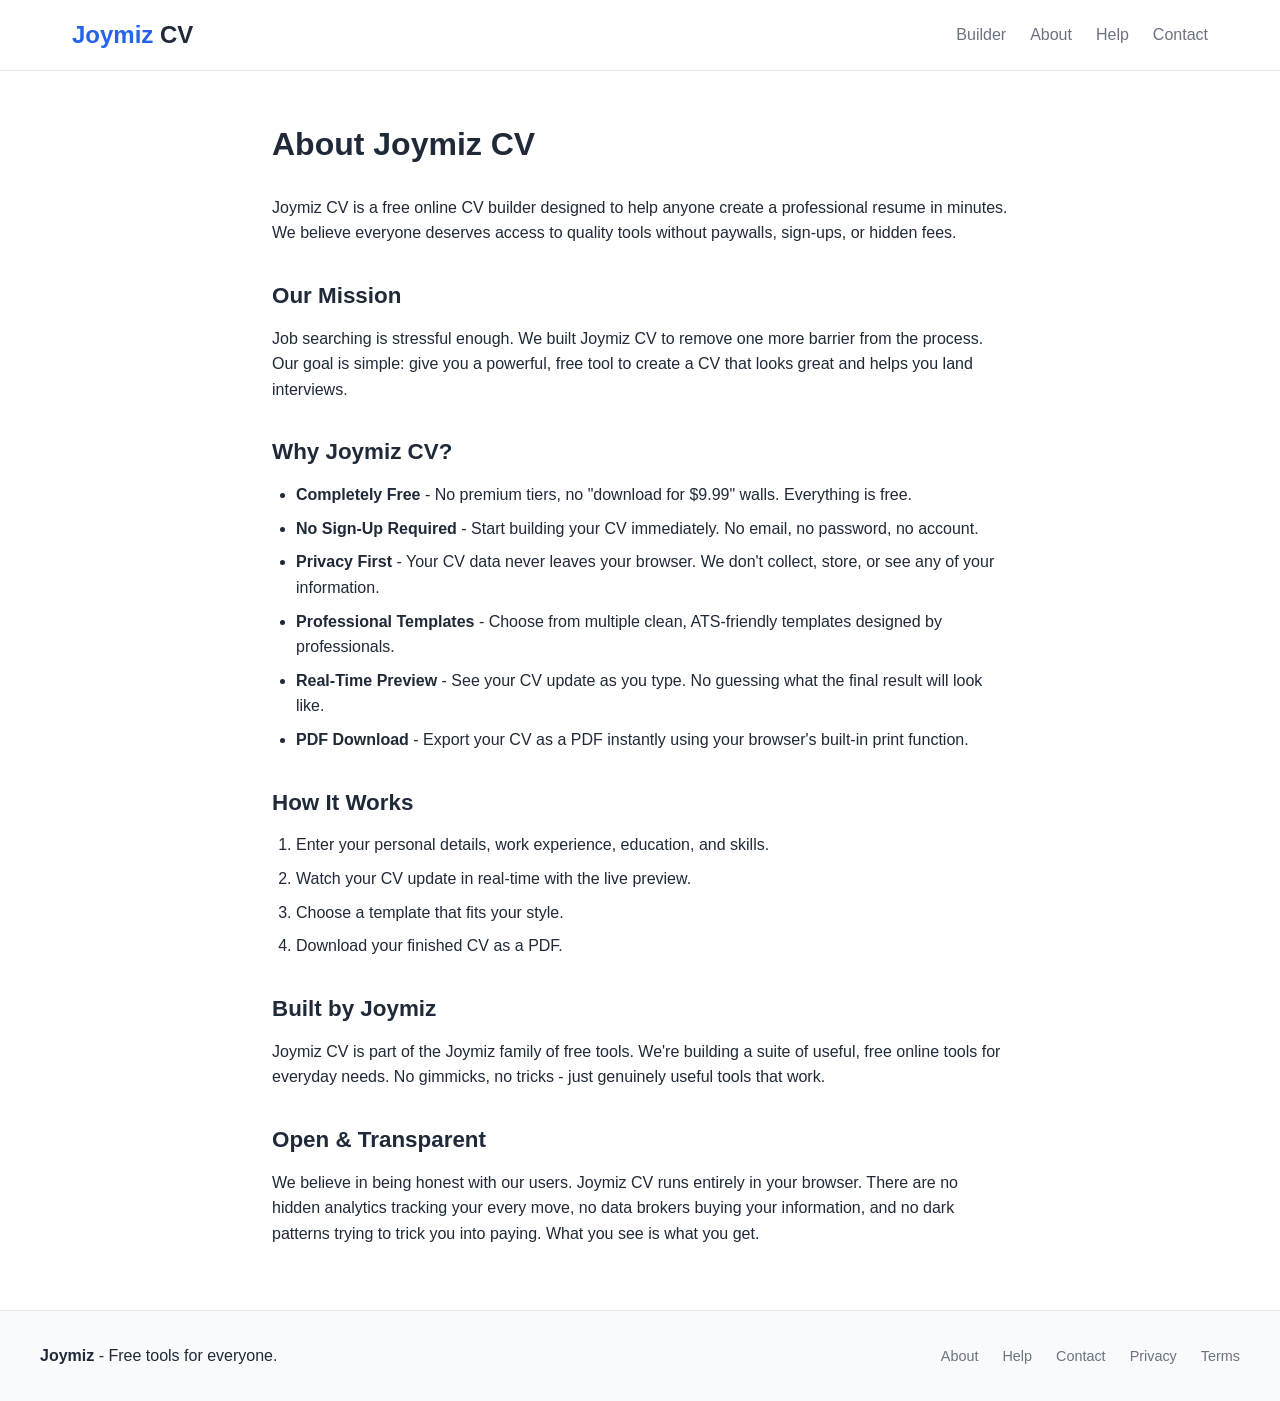
<file: about.html>
<!DOCTYPE html>
<html lang="en">
<head>
  <meta charset="UTF-8">
  <meta name="viewport" content="width=device-width, initial-scale=1.0">
  <title>About - Joymiz CV</title>
  <meta name="description" content="Learn about Joymiz CV - the free online CV builder that puts your privacy first.">
  <link rel="stylesheet" href="css/styles.css">
</head>
<body>
  <header class="site-header">
    <nav class="nav">
      <a href="/" class="logo">Joymiz <span>CV</span></a>
      <ul class="nav-links">
        <li><a href="/">Builder</a></li>
        <li><a href="about.html">About</a></li>
        <li><a href="help.html">Help</a></li>
        <li><a href="contact.html">Contact</a></li>
      </ul>
    </nav>
  </header>

  <main>
    <div class="page-content">
      <h1>About Joymiz CV</h1>

      <p>Joymiz CV is a free online CV builder designed to help anyone create a professional resume in minutes. We believe everyone deserves access to quality tools without paywalls, sign-ups, or hidden fees.</p>

      <h2>Our Mission</h2>
      <p>Job searching is stressful enough. We built Joymiz CV to remove one more barrier from the process. Our goal is simple: give you a powerful, free tool to create a CV that looks great and helps you land interviews.</p>

      <h2>Why Joymiz CV?</h2>
      <ul>
        <li><strong>Completely Free</strong> - No premium tiers, no "download for $9.99" walls. Everything is free.</li>
        <li><strong>No Sign-Up Required</strong> - Start building your CV immediately. No email, no password, no account.</li>
        <li><strong>Privacy First</strong> - Your CV data never leaves your browser. We don't collect, store, or see any of your information.</li>
        <li><strong>Professional Templates</strong> - Choose from multiple clean, ATS-friendly templates designed by professionals.</li>
        <li><strong>Real-Time Preview</strong> - See your CV update as you type. No guessing what the final result will look like.</li>
        <li><strong>PDF Download</strong> - Export your CV as a PDF instantly using your browser's built-in print function.</li>
      </ul>

      <h2>How It Works</h2>
      <ol>
        <li>Enter your personal details, work experience, education, and skills.</li>
        <li>Watch your CV update in real-time with the live preview.</li>
        <li>Choose a template that fits your style.</li>
        <li>Download your finished CV as a PDF.</li>
      </ol>

      <h2>Built by Joymiz</h2>
      <p>Joymiz CV is part of the Joymiz family of free tools. We're building a suite of useful, free online tools for everyday needs. No gimmicks, no tricks - just genuinely useful tools that work.</p>

      <h2>Open &amp; Transparent</h2>
      <p>We believe in being honest with our users. Joymiz CV runs entirely in your browser. There are no hidden analytics tracking your every move, no data brokers buying your information, and no dark patterns trying to trick you into paying. What you see is what you get.</p>
    </div>
  </main>

  <footer class="site-footer">
    <div class="footer-content">
      <div class="footer-brand">
        <p><strong>Joymiz</strong> - Free tools for everyone.</p>
      </div>
      <div class="footer-links">
        <a href="about.html">About</a>
        <a href="help.html">Help</a>
        <a href="contact.html">Contact</a>
        <a href="privacy.html">Privacy</a>
        <a href="terms.html">Terms</a>
      </div>
    </div>
  </footer>
</body>
</html>
</file>
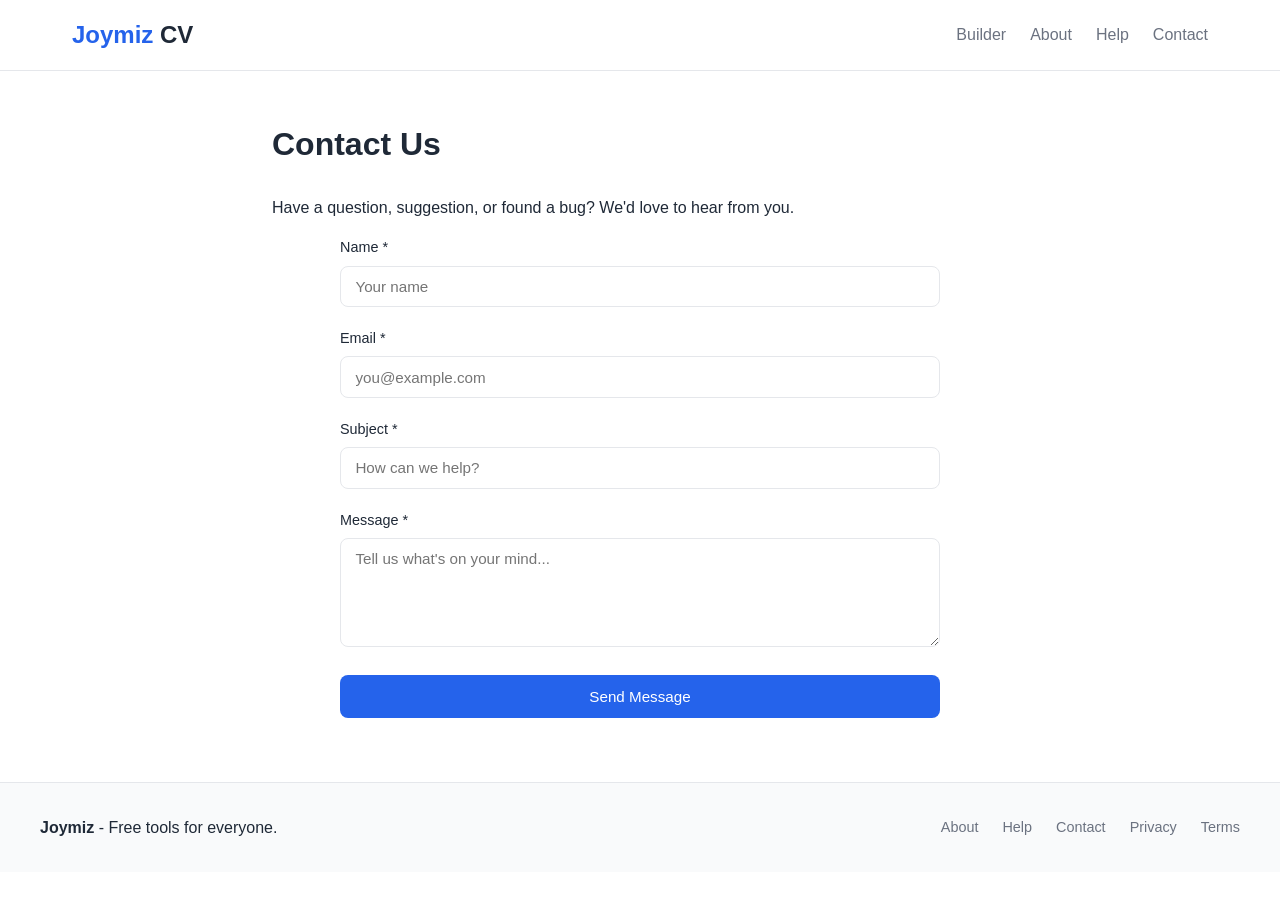
<file: contact.html>
<!DOCTYPE html>
<html lang="en">
<head>
  <meta charset="UTF-8">
  <meta name="viewport" content="width=device-width, initial-scale=1.0">
  <title>Contact - Joymiz CV</title>
  <meta name="description" content="Get in touch with the Joymiz CV team.">
  <link rel="stylesheet" href="css/styles.css">
</head>
<body>
  <header class="site-header">
    <nav class="nav">
      <a href="/" class="logo">Joymiz <span>CV</span></a>
      <ul class="nav-links">
        <li><a href="/">Builder</a></li>
        <li><a href="about.html">About</a></li>
        <li><a href="help.html">Help</a></li>
        <li><a href="contact.html">Contact</a></li>
      </ul>
    </nav>
  </header>

  <main>
    <div class="page-content">
      <h1>Contact Us</h1>
      <p>Have a question, suggestion, or found a bug? We'd love to hear from you.</p>

      <form class="contact-form" id="contactForm" onsubmit="handleSubmit(event)">
        <div class="form-group">
          <label for="contactName">Name *</label>
          <input type="text" id="contactName" placeholder="Your name" required>
        </div>
        <div class="form-group">
          <label for="contactEmail">Email *</label>
          <input type="email" id="contactEmail" placeholder="you@example.com" required>
        </div>
        <div class="form-group">
          <label for="contactSubject">Subject *</label>
          <input type="text" id="contactSubject" placeholder="How can we help?" required>
        </div>
        <div class="form-group">
          <label for="contactMessage">Message *</label>
          <textarea id="contactMessage" rows="5" placeholder="Tell us what's on your mind..." required></textarea>
        </div>
        <button type="submit" class="btn btn-primary" style="width: 100%; padding: 0.8rem;">Send Message</button>
        <p id="formNote" style="text-align: center; margin-top: 1rem; color: var(--joymiz-muted); font-size: 0.9rem; display: none;"></p>
      </form>
    </div>
  </main>

  <footer class="site-footer">
    <div class="footer-content">
      <div class="footer-brand">
        <p><strong>Joymiz</strong> - Free tools for everyone.</p>
      </div>
      <div class="footer-links">
        <a href="about.html">About</a>
        <a href="help.html">Help</a>
        <a href="contact.html">Contact</a>
        <a href="privacy.html">Privacy</a>
        <a href="terms.html">Terms</a>
      </div>
    </div>
  </footer>

  <script>
    function handleSubmit(e) {
      e.preventDefault();
      var note = document.getElementById('formNote');
      var btn = e.target.querySelector('button[type="submit"]');
      btn.disabled = true;
      btn.textContent = 'Sending...';

      // Since there's no backend, we simulate a response
      setTimeout(function() {
        note.textContent = 'Thank you! Your message has been noted. Since Joymiz CV is a client-side application without a backend, we recommend emailing us directly at support@joymiz.com for a faster response.';
        note.style.display = 'block';
        note.style.color = 'var(--joymiz-success)';
        btn.textContent = 'Message Sent';
        e.target.reset();
        setTimeout(function() {
          btn.disabled = false;
          btn.textContent = 'Send Message';
        }, 3000);
      }, 1000);
    }
  </script>
</body>
</html>
</file>
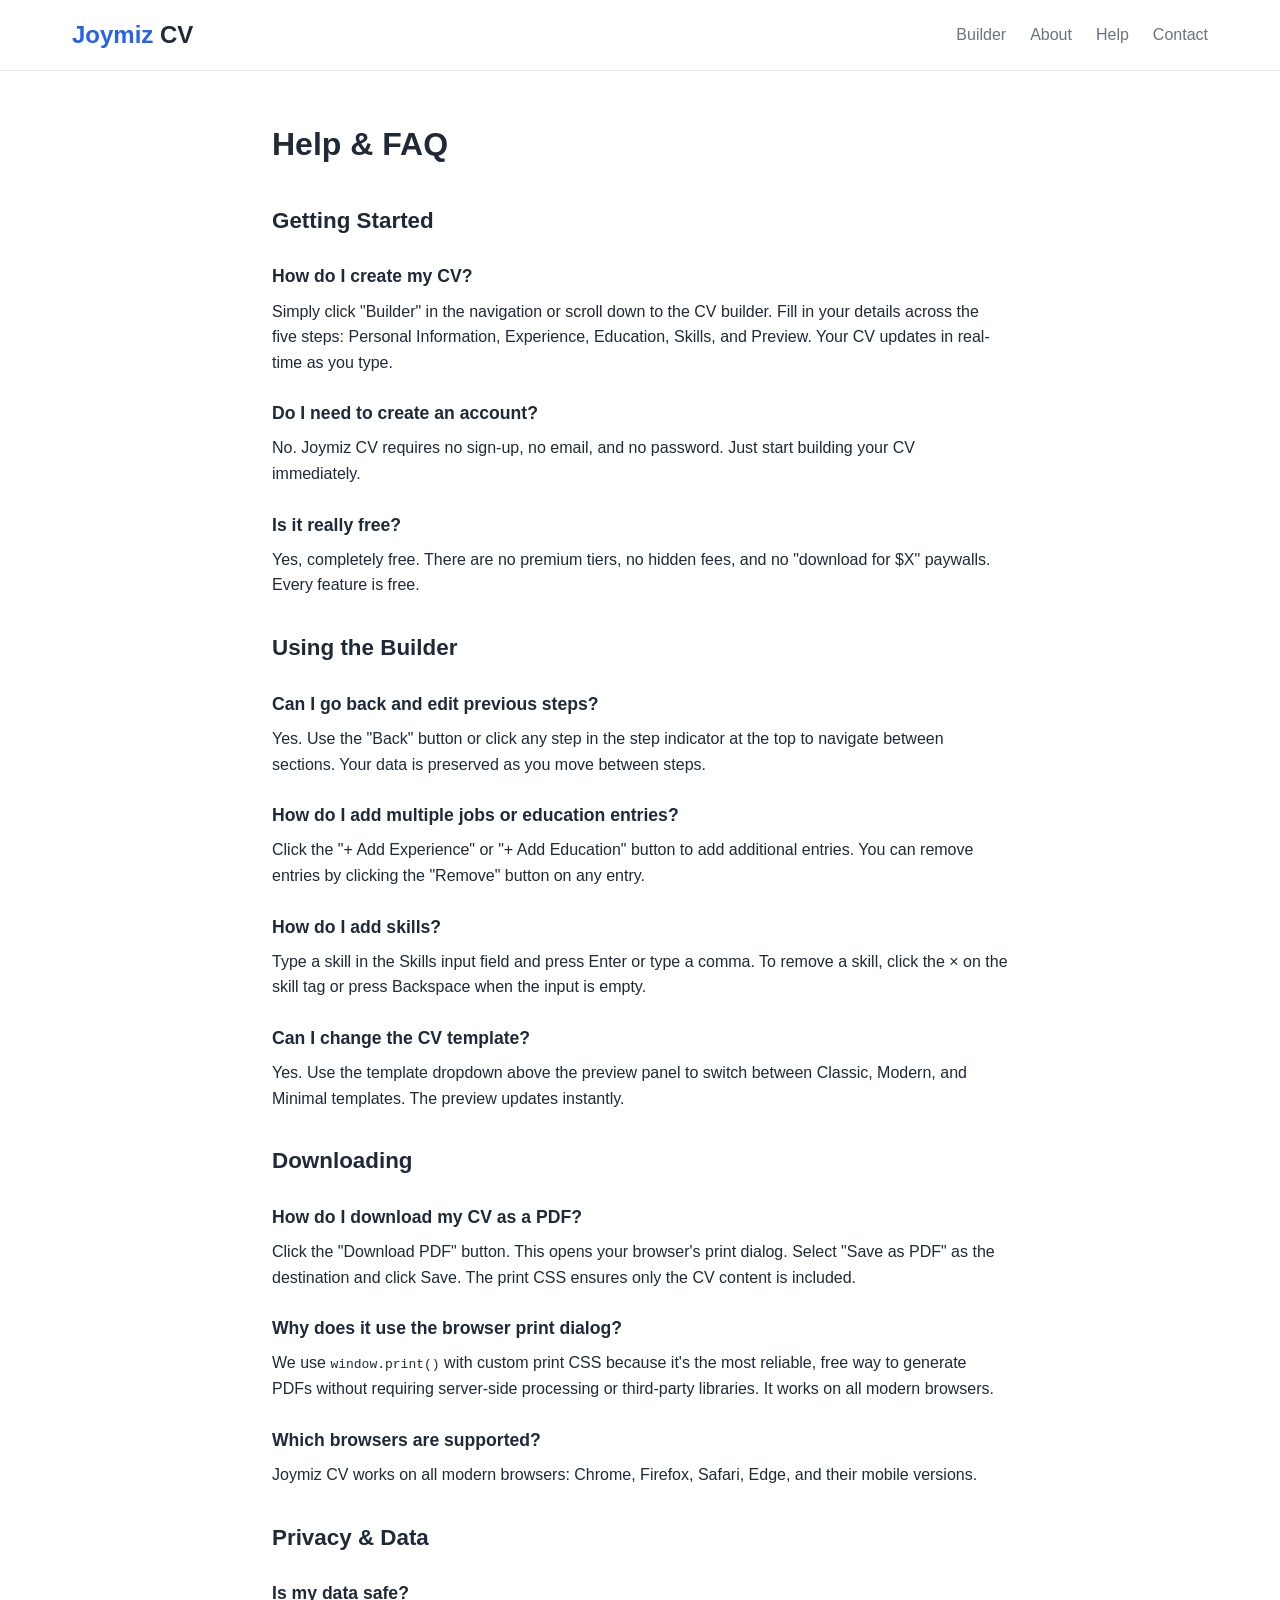
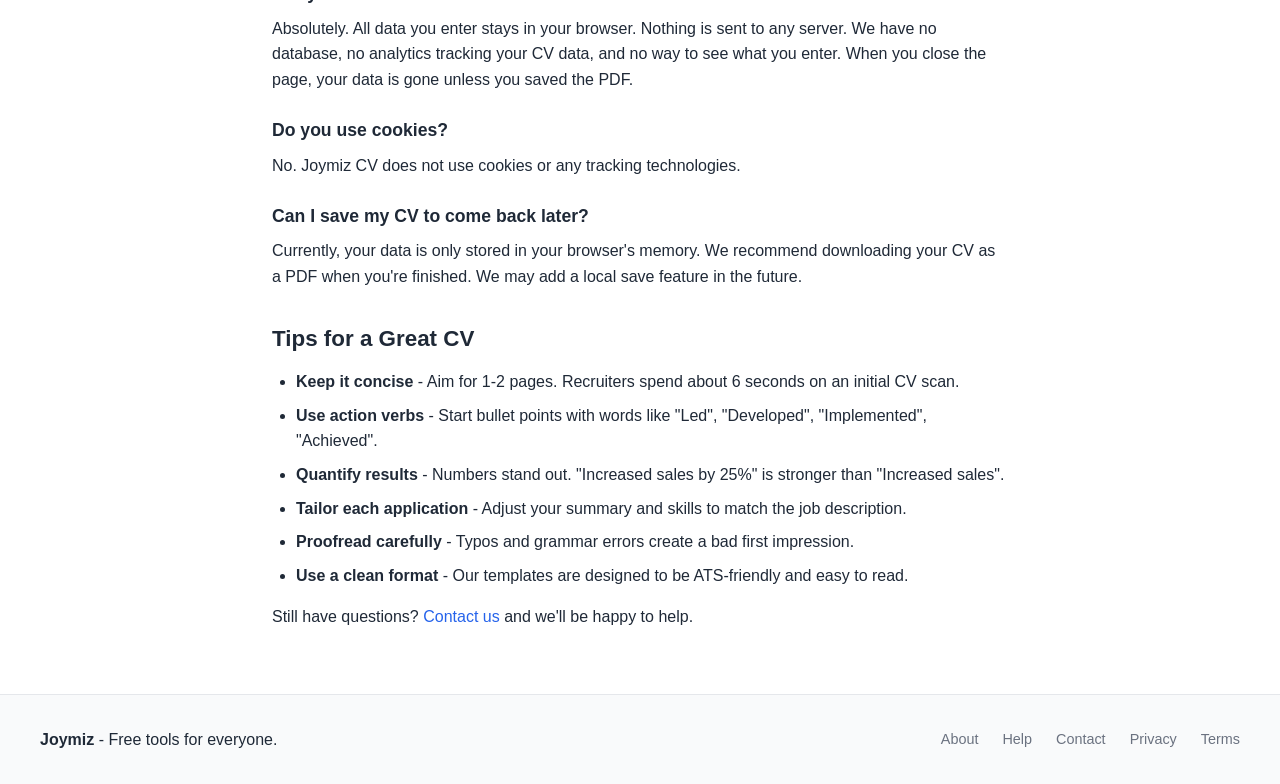
<file: help.html>
<!DOCTYPE html>
<html lang="en">
<head>
  <meta charset="UTF-8">
  <meta name="viewport" content="width=device-width, initial-scale=1.0">
  <title>Help &amp; FAQ - Joymiz CV</title>
  <meta name="description" content="Get help using Joymiz CV. Frequently asked questions about the free CV builder.">
  <link rel="stylesheet" href="css/styles.css">
</head>
<body>
  <header class="site-header">
    <nav class="nav">
      <a href="/" class="logo">Joymiz <span>CV</span></a>
      <ul class="nav-links">
        <li><a href="/">Builder</a></li>
        <li><a href="about.html">About</a></li>
        <li><a href="help.html">Help</a></li>
        <li><a href="contact.html">Contact</a></li>
      </ul>
    </nav>
  </header>

  <main>
    <div class="page-content">
      <h1>Help &amp; FAQ</h1>

      <h2>Getting Started</h2>

      <h3>How do I create my CV?</h3>
      <p>Simply click "Builder" in the navigation or scroll down to the CV builder. Fill in your details across the five steps: Personal Information, Experience, Education, Skills, and Preview. Your CV updates in real-time as you type.</p>

      <h3>Do I need to create an account?</h3>
      <p>No. Joymiz CV requires no sign-up, no email, and no password. Just start building your CV immediately.</p>

      <h3>Is it really free?</h3>
      <p>Yes, completely free. There are no premium tiers, no hidden fees, and no "download for $X" paywalls. Every feature is free.</p>

      <h2>Using the Builder</h2>

      <h3>Can I go back and edit previous steps?</h3>
      <p>Yes. Use the "Back" button or click any step in the step indicator at the top to navigate between sections. Your data is preserved as you move between steps.</p>

      <h3>How do I add multiple jobs or education entries?</h3>
      <p>Click the "+ Add Experience" or "+ Add Education" button to add additional entries. You can remove entries by clicking the "Remove" button on any entry.</p>

      <h3>How do I add skills?</h3>
      <p>Type a skill in the Skills input field and press Enter or type a comma. To remove a skill, click the × on the skill tag or press Backspace when the input is empty.</p>

      <h3>Can I change the CV template?</h3>
      <p>Yes. Use the template dropdown above the preview panel to switch between Classic, Modern, and Minimal templates. The preview updates instantly.</p>

      <h2>Downloading</h2>

      <h3>How do I download my CV as a PDF?</h3>
      <p>Click the "Download PDF" button. This opens your browser's print dialog. Select "Save as PDF" as the destination and click Save. The print CSS ensures only the CV content is included.</p>

      <h3>Why does it use the browser print dialog?</h3>
      <p>We use <code>window.print()</code> with custom print CSS because it's the most reliable, free way to generate PDFs without requiring server-side processing or third-party libraries. It works on all modern browsers.</p>

      <h3>Which browsers are supported?</h3>
      <p>Joymiz CV works on all modern browsers: Chrome, Firefox, Safari, Edge, and their mobile versions.</p>

      <h2>Privacy &amp; Data</h2>

      <h3>Is my data safe?</h3>
      <p>Absolutely. All data you enter stays in your browser. Nothing is sent to any server. We have no database, no analytics tracking your CV data, and no way to see what you enter. When you close the page, your data is gone unless you saved the PDF.</p>

      <h3>Do you use cookies?</h3>
      <p>No. Joymiz CV does not use cookies or any tracking technologies.</p>

      <h3>Can I save my CV to come back later?</h3>
      <p>Currently, your data is only stored in your browser's memory. We recommend downloading your CV as a PDF when you're finished. We may add a local save feature in the future.</p>

      <h2>Tips for a Great CV</h2>

      <ul>
        <li><strong>Keep it concise</strong> - Aim for 1-2 pages. Recruiters spend about 6 seconds on an initial CV scan.</li>
        <li><strong>Use action verbs</strong> - Start bullet points with words like "Led", "Developed", "Implemented", "Achieved".</li>
        <li><strong>Quantify results</strong> - Numbers stand out. "Increased sales by 25%" is stronger than "Increased sales".</li>
        <li><strong>Tailor each application</strong> - Adjust your summary and skills to match the job description.</li>
        <li><strong>Proofread carefully</strong> - Typos and grammar errors create a bad first impression.</li>
        <li><strong>Use a clean format</strong> - Our templates are designed to be ATS-friendly and easy to read.</li>
      </ul>

      <p>Still have questions? <a href="contact.html">Contact us</a> and we'll be happy to help.</p>
    </div>
  </main>

  <footer class="site-footer">
    <div class="footer-content">
      <div class="footer-brand">
        <p><strong>Joymiz</strong> - Free tools for everyone.</p>
      </div>
      <div class="footer-links">
        <a href="about.html">About</a>
        <a href="help.html">Help</a>
        <a href="contact.html">Contact</a>
        <a href="privacy.html">Privacy</a>
        <a href="terms.html">Terms</a>
      </div>
    </div>
  </footer>
</body>
</html>
</file>
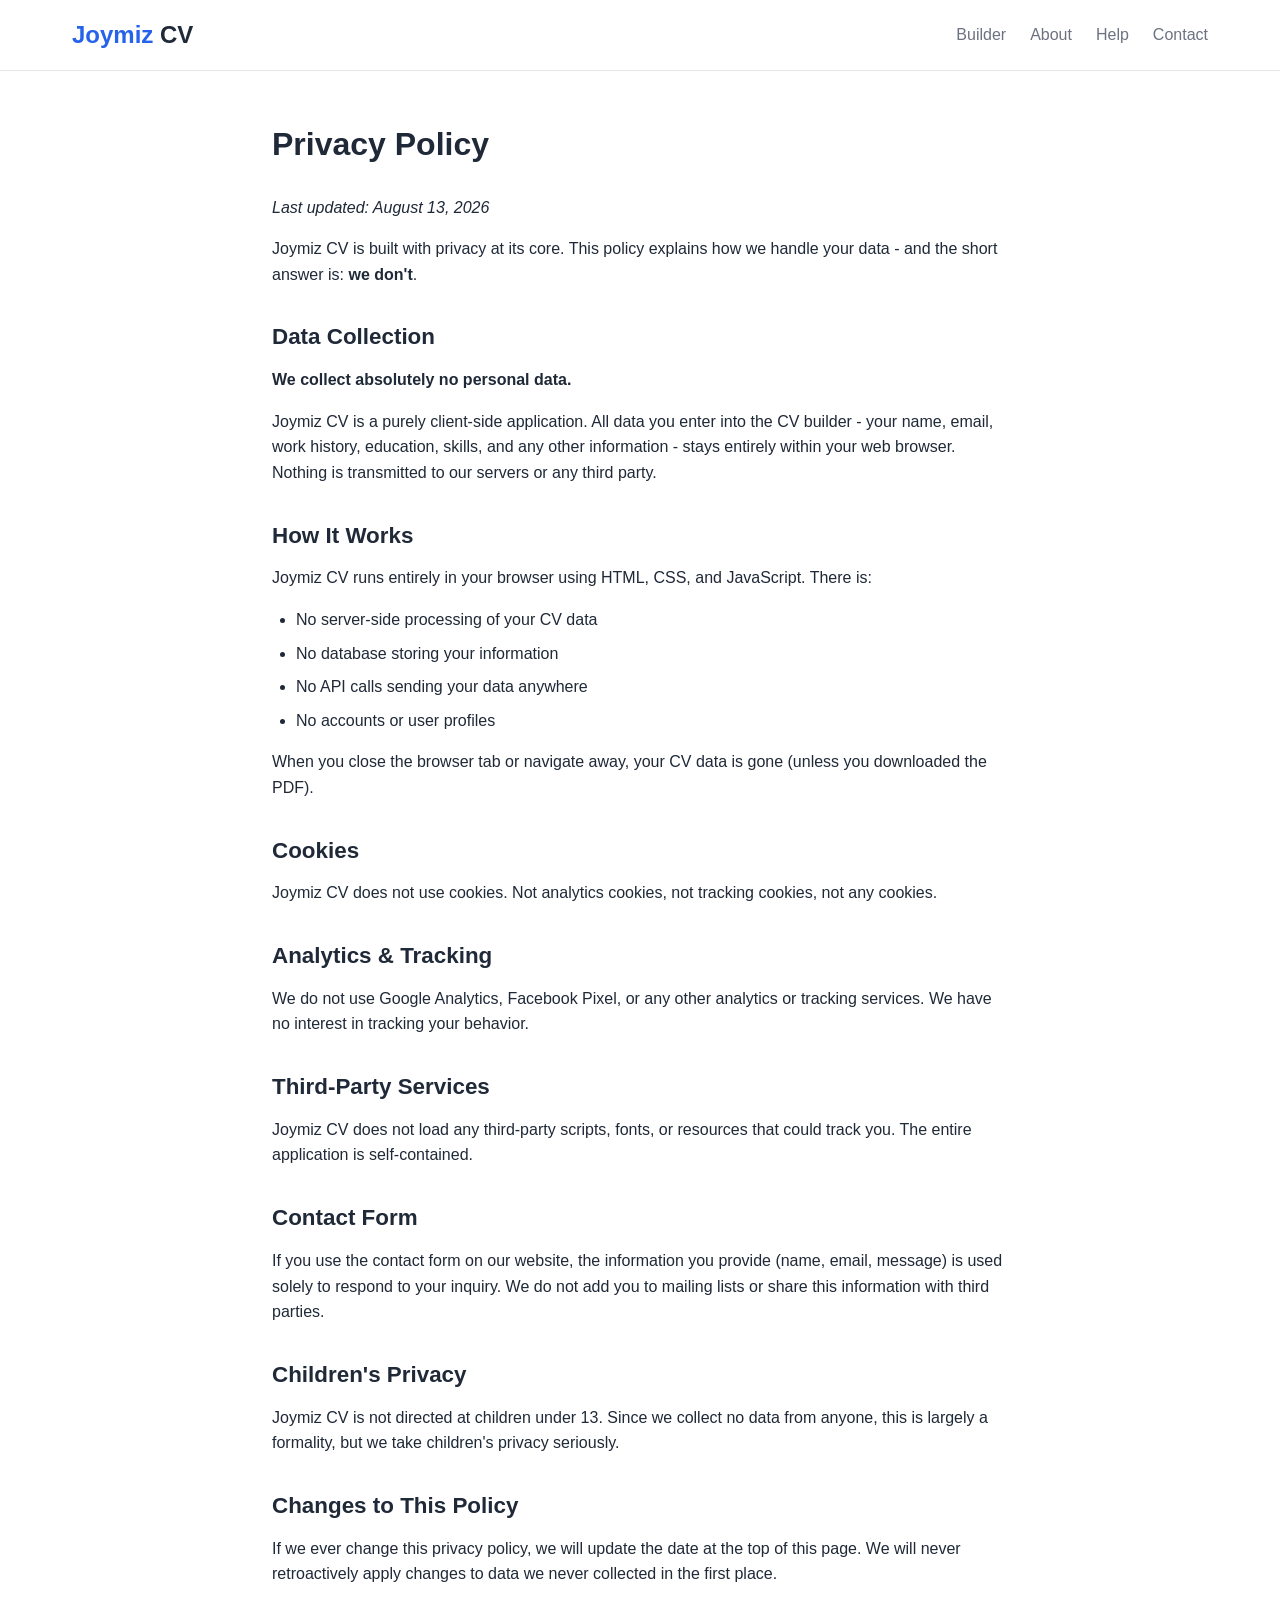
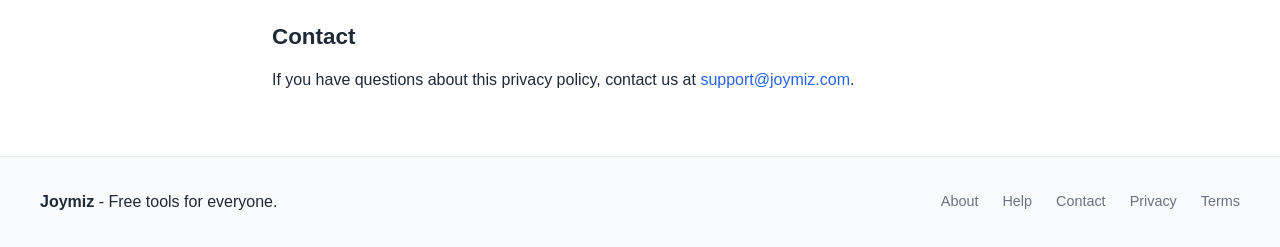
<file: privacy.html>
<!DOCTYPE html>
<html lang="en">
<head>
  <meta charset="UTF-8">
  <meta name="viewport" content="width=device-width, initial-scale=1.0">
  <title>Privacy Policy - Joymiz CV</title>
  <meta name="description" content="Joymiz CV Privacy Policy. Your data never leaves your browser.">
  <link rel="stylesheet" href="css/styles.css">
</head>
<body>
  <header class="site-header">
    <nav class="nav">
      <a href="/" class="logo">Joymiz <span>CV</span></a>
      <ul class="nav-links">
        <li><a href="/">Builder</a></li>
        <li><a href="about.html">About</a></li>
        <li><a href="help.html">Help</a></li>
        <li><a href="contact.html">Contact</a></li>
      </ul>
    </nav>
  </header>

  <main>
    <div class="page-content">
      <h1>Privacy Policy</h1>
      <p><em>Last updated: August 13, 2026</em></p>

      <p>Joymiz CV is built with privacy at its core. This policy explains how we handle your data - and the short answer is: <strong>we don't</strong>.</p>

      <h2>Data Collection</h2>
      <p><strong>We collect absolutely no personal data.</strong></p>
      <p>Joymiz CV is a purely client-side application. All data you enter into the CV builder - your name, email, work history, education, skills, and any other information - stays entirely within your web browser. Nothing is transmitted to our servers or any third party.</p>

      <h2>How It Works</h2>
      <p>Joymiz CV runs entirely in your browser using HTML, CSS, and JavaScript. There is:</p>
      <ul>
        <li>No server-side processing of your CV data</li>
        <li>No database storing your information</li>
        <li>No API calls sending your data anywhere</li>
        <li>No accounts or user profiles</li>
      </ul>
      <p>When you close the browser tab or navigate away, your CV data is gone (unless you downloaded the PDF).</p>

      <h2>Cookies</h2>
      <p>Joymiz CV does not use cookies. Not analytics cookies, not tracking cookies, not any cookies.</p>

      <h2>Analytics &amp; Tracking</h2>
      <p>We do not use Google Analytics, Facebook Pixel, or any other analytics or tracking services. We have no interest in tracking your behavior.</p>

      <h2>Third-Party Services</h2>
      <p>Joymiz CV does not load any third-party scripts, fonts, or resources that could track you. The entire application is self-contained.</p>

      <h2>Contact Form</h2>
      <p>If you use the contact form on our website, the information you provide (name, email, message) is used solely to respond to your inquiry. We do not add you to mailing lists or share this information with third parties.</p>

      <h2>Children's Privacy</h2>
      <p>Joymiz CV is not directed at children under 13. Since we collect no data from anyone, this is largely a formality, but we take children's privacy seriously.</p>

      <h2>Changes to This Policy</h2>
      <p>If we ever change this privacy policy, we will update the date at the top of this page. We will never retroactively apply changes to data we never collected in the first place.</p>

      <h2>Contact</h2>
      <p>If you have questions about this privacy policy, contact us at <a href="contact.html">support@joymiz.com</a>.</p>
    </div>
  </main>

  <footer class="site-footer">
    <div class="footer-content">
      <div class="footer-brand">
        <p><strong>Joymiz</strong> - Free tools for everyone.</p>
      </div>
      <div class="footer-links">
        <a href="about.html">About</a>
        <a href="help.html">Help</a>
        <a href="contact.html">Contact</a>
        <a href="privacy.html">Privacy</a>
        <a href="terms.html">Terms</a>
      </div>
    </div>
  </footer>
</body>
</html>
</file>
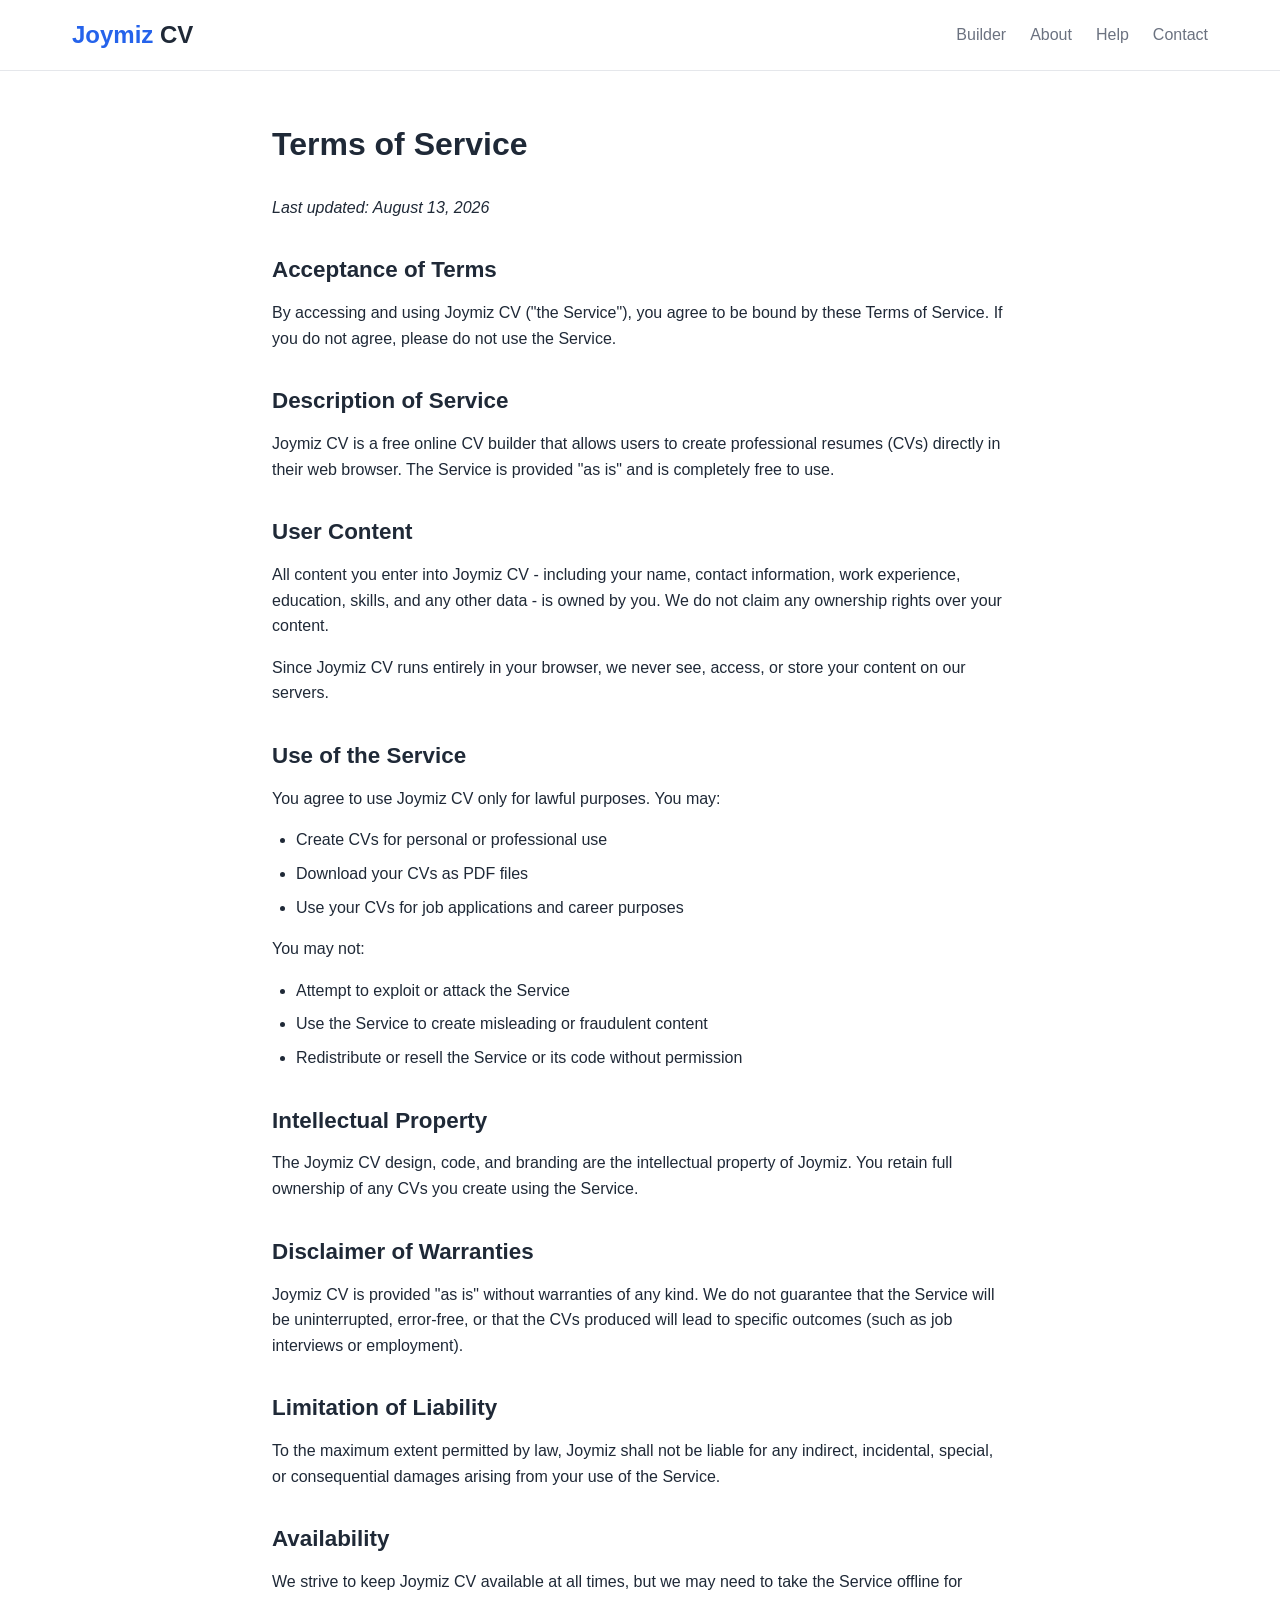
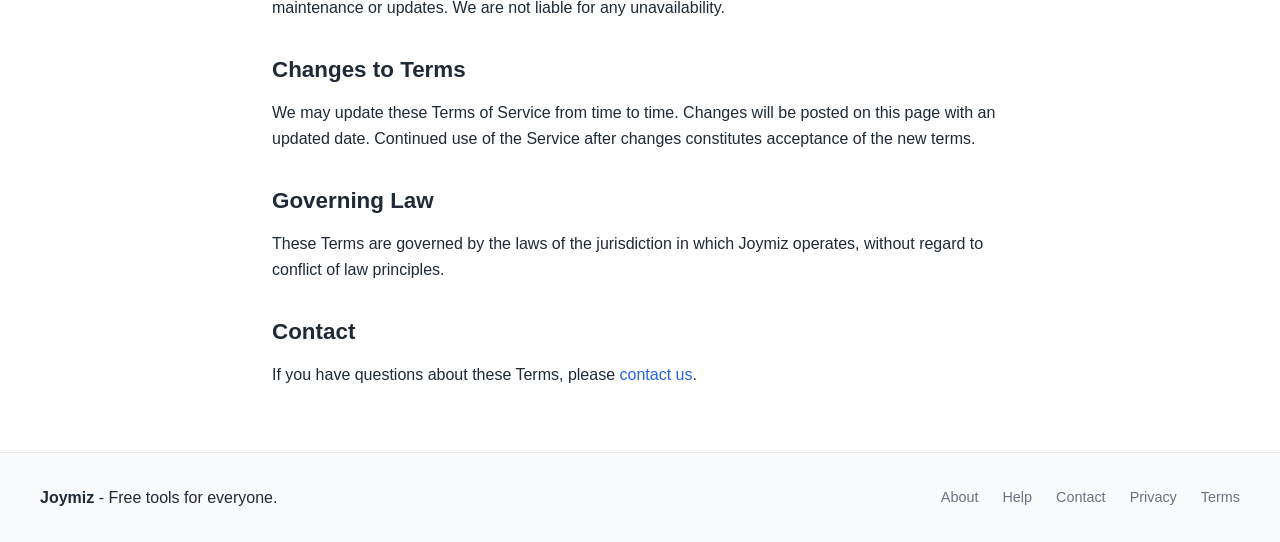
<file: terms.html>
<!DOCTYPE html>
<html lang="en">
<head>
  <meta charset="UTF-8">
  <meta name="viewport" content="width=device-width, initial-scale=1.0">
  <title>Terms of Service - Joymiz CV</title>
  <meta name="description" content="Joymiz CV Terms of Service.">
  <link rel="stylesheet" href="css/styles.css">
</head>
<body>
  <header class="site-header">
    <nav class="nav">
      <a href="/" class="logo">Joymiz <span>CV</span></a>
      <ul class="nav-links">
        <li><a href="/">Builder</a></li>
        <li><a href="about.html">About</a></li>
        <li><a href="help.html">Help</a></li>
        <li><a href="contact.html">Contact</a></li>
      </ul>
    </nav>
  </header>

  <main>
    <div class="page-content">
      <h1>Terms of Service</h1>
      <p><em>Last updated: August 13, 2026</em></p>

      <h2>Acceptance of Terms</h2>
      <p>By accessing and using Joymiz CV ("the Service"), you agree to be bound by these Terms of Service. If you do not agree, please do not use the Service.</p>

      <h2>Description of Service</h2>
      <p>Joymiz CV is a free online CV builder that allows users to create professional resumes (CVs) directly in their web browser. The Service is provided "as is" and is completely free to use.</p>

      <h2>User Content</h2>
      <p>All content you enter into Joymiz CV - including your name, contact information, work experience, education, skills, and any other data - is owned by you. We do not claim any ownership rights over your content.</p>
      <p>Since Joymiz CV runs entirely in your browser, we never see, access, or store your content on our servers.</p>

      <h2>Use of the Service</h2>
      <p>You agree to use Joymiz CV only for lawful purposes. You may:</p>
      <ul>
        <li>Create CVs for personal or professional use</li>
        <li>Download your CVs as PDF files</li>
        <li>Use your CVs for job applications and career purposes</li>
      </ul>
      <p>You may not:</p>
      <ul>
        <li>Attempt to exploit or attack the Service</li>
        <li>Use the Service to create misleading or fraudulent content</li>
        <li>Redistribute or resell the Service or its code without permission</li>
      </ul>

      <h2>Intellectual Property</h2>
      <p>The Joymiz CV design, code, and branding are the intellectual property of Joymiz. You retain full ownership of any CVs you create using the Service.</p>

      <h2>Disclaimer of Warranties</h2>
      <p>Joymiz CV is provided "as is" without warranties of any kind. We do not guarantee that the Service will be uninterrupted, error-free, or that the CVs produced will lead to specific outcomes (such as job interviews or employment).</p>

      <h2>Limitation of Liability</h2>
      <p>To the maximum extent permitted by law, Joymiz shall not be liable for any indirect, incidental, special, or consequential damages arising from your use of the Service.</p>

      <h2>Availability</h2>
      <p>We strive to keep Joymiz CV available at all times, but we may need to take the Service offline for maintenance or updates. We are not liable for any unavailability.</p>

      <h2>Changes to Terms</h2>
      <p>We may update these Terms of Service from time to time. Changes will be posted on this page with an updated date. Continued use of the Service after changes constitutes acceptance of the new terms.</p>

      <h2>Governing Law</h2>
      <p>These Terms are governed by the laws of the jurisdiction in which Joymiz operates, without regard to conflict of law principles.</p>

      <h2>Contact</h2>
      <p>If you have questions about these Terms, please <a href="contact.html">contact us</a>.</p>
    </div>
  </main>

  <footer class="site-footer">
    <div class="footer-content">
      <div class="footer-brand">
        <p><strong>Joymiz</strong> - Free tools for everyone.</p>
      </div>
      <div class="footer-links">
        <a href="about.html">About</a>
        <a href="help.html">Help</a>
        <a href="contact.html">Contact</a>
        <a href="privacy.html">Privacy</a>
        <a href="terms.html">Terms</a>
      </div>
    </div>
  </footer>
</body>
</html>
</file>
<file: css/styles.css>
/* Joymiz CV - Complete Styles */
:root {
  --joymiz-primary: #2563eb;
  --joymiz-primary-dark: #1d4ed8;
  --joymiz-primary-light: #dbeafe;
  --joymiz-bg: #ffffff;
  --joymiz-text: #1f2937;
  --joymiz-muted: #6b7280;
  --joymiz-border: #e5e7eb;
  --joymiz-surface: #f9fafb;
  --joymiz-success: #10b981;
  --joymiz-error: #ef4444;
  --joymiz-radius: 8px;
  --joymiz-shadow: 0 1px 3px rgba(0,0,0,0.1);
  --joymiz-shadow-lg: 0 10px 25px rgba(0,0,0,0.1);
}

* { margin: 0; padding: 0; box-sizing: border-box; }

body {
  font-family: -apple-system, BlinkMacSystemFont, 'Segoe UI', Roboto, sans-serif;
  color: var(--joymiz-text);
  background: var(--joymiz-bg);
  line-height: 1.6;
}

/* Navigation */
.site-header {
  border-bottom: 1px solid var(--joymiz-border);
  background: var(--joymiz-bg);
  position: sticky;
  top: 0;
  z-index: 100;
}

.nav {
  display: flex;
  justify-content: space-between;
  align-items: center;
  padding: 1rem 2rem;
  max-width: 1200px;
  margin: 0 auto;
}

.logo {
  font-size: 1.5rem;
  font-weight: 700;
  color: var(--joymiz-primary);
  text-decoration: none;
}

.logo span { color: var(--joymiz-text); }

.nav-links {
  display: flex;
  list-style: none;
  gap: 1.5rem;
}

.nav-links a {
  color: var(--joymiz-muted);
  text-decoration: none;
  font-weight: 500;
  transition: color 0.2s;
}

.nav-links a:hover { color: var(--joymiz-primary); }

/* Hero */
.hero {
  text-align: center;
  padding: 4rem 2rem 3rem;
  background: var(--joymiz-surface);
}

.hero h1 {
  font-size: 2.5rem;
  margin-bottom: 1rem;
  color: var(--joymiz-text);
}

.hero .subtitle {
  font-size: 1.2rem;
  color: var(--joymiz-muted);
  max-width: 600px;
  margin: 0 auto 2rem;
}

/* CV Builder Layout */
.builder-section {
  max-width: 1200px;
  margin: 2rem auto;
  padding: 0 2rem;
}

.builder-layout {
  display: grid;
  grid-template-columns: 1fr 1fr;
  gap: 2rem;
  align-items: start;
}

/* Step Indicator */
.step-indicator {
  display: flex;
  gap: 0;
  margin-bottom: 2rem;
  background: var(--joymiz-surface);
  border-radius: var(--joymiz-radius);
  overflow: hidden;
  border: 1px solid var(--joymiz-border);
}

.step-indicator .step {
  flex: 1;
  padding: 0.75rem 0.5rem;
  text-align: center;
  font-size: 0.85rem;
  font-weight: 500;
  color: var(--joymiz-muted);
  background: var(--joymiz-surface);
  cursor: pointer;
  transition: all 0.2s;
  border: none;
  border-right: 1px solid var(--joymiz-border);
}

.step-indicator .step:last-child { border-right: none; }

.step-indicator .step.active {
  background: var(--joymiz-primary);
  color: white;
}

.step-indicator .step.completed {
  background: var(--joymiz-success);
  color: white;
}

/* Form Panels */
.form-panel {
  background: var(--joymiz-bg);
  border: 1px solid var(--joymiz-border);
  border-radius: var(--joymiz-radius);
  padding: 2rem;
  box-shadow: var(--joymiz-shadow);
}

.form-step {
  display: none;
}

.form-step.active {
  display: block;
}

.form-step h2 {
  font-size: 1.4rem;
  margin-bottom: 1.5rem;
  color: var(--joymiz-text);
}

/* Form Fields */
.form-group {
  margin-bottom: 1.25rem;
}

.form-group label {
  display: block;
  font-weight: 500;
  margin-bottom: 0.4rem;
  font-size: 0.9rem;
  color: var(--joymiz-text);
}

.form-group input,
.form-group textarea,
.form-group select {
  width: 100%;
  padding: 0.7rem 0.9rem;
  border: 1px solid var(--joymiz-border);
  border-radius: var(--joymiz-radius);
  font-size: 0.95rem;
  font-family: inherit;
  transition: border-color 0.2s;
  background: var(--joymiz-bg);
}

.form-group input:focus,
.form-group textarea:focus {
  outline: none;
  border-color: var(--joymiz-primary);
  box-shadow: 0 0 0 3px var(--joymiz-primary-light);
}

.form-group textarea {
  resize: vertical;
  min-height: 80px;
}

.form-row {
  display: grid;
  grid-template-columns: 1fr 1fr;
  gap: 1rem;
}

/* Experience & Education Entries */
.entry-block {
  border: 1px solid var(--joymiz-border);
  border-radius: var(--joymiz-radius);
  padding: 1.25rem;
  margin-bottom: 1rem;
  background: var(--joymiz-surface);
  position: relative;
}

.entry-block .entry-header {
  display: flex;
  justify-content: space-between;
  align-items: center;
  margin-bottom: 1rem;
}

.entry-block .entry-number {
  font-weight: 600;
  color: var(--joymiz-primary);
}

.btn-remove-entry {
  background: none;
  border: 1px solid var(--joymiz-error);
  color: var(--joymiz-error);
  padding: 0.3rem 0.7rem;
  border-radius: var(--joymiz-radius);
  cursor: pointer;
  font-size: 0.8rem;
  transition: all 0.2s;
}

.btn-remove-entry:hover {
  background: var(--joymiz-error);
  color: white;
}

/* Skills Tags */
.skills-input-container {
  display: flex;
  flex-wrap: wrap;
  gap: 0.5rem;
  padding: 0.5rem;
  border: 1px solid var(--joymiz-border);
  border-radius: var(--joymiz-radius);
  min-height: 48px;
  background: var(--joymiz-bg);
  cursor: text;
}

.skills-input-container:focus-within {
  border-color: var(--joymiz-primary);
  box-shadow: 0 0 0 3px var(--joymiz-primary-light);
}

.skill-tag {
  display: inline-flex;
  align-items: center;
  gap: 0.3rem;
  background: var(--joymiz-primary-light);
  color: var(--joymiz-primary-dark);
  padding: 0.3rem 0.6rem;
  border-radius: 20px;
  font-size: 0.85rem;
  font-weight: 500;
}

.skill-tag button {
  background: none;
  border: none;
  color: var(--joymiz-primary-dark);
  cursor: pointer;
  font-size: 1rem;
  line-height: 1;
  padding: 0;
}

.skill-tag button:hover { color: var(--joymiz-error); }

.skills-input {
  border: none !important;
  outline: none !important;
  box-shadow: none !important;
  flex: 1;
  min-width: 120px;
  padding: 0.3rem;
}

/* Buttons */
.btn-row {
  display: flex;
  justify-content: space-between;
  margin-top: 1.5rem;
  gap: 1rem;
}

.btn {
  padding: 0.7rem 1.5rem;
  border: none;
  border-radius: var(--joymiz-radius);
  font-size: 0.95rem;
  font-weight: 500;
  cursor: pointer;
  transition: all 0.2s;
  font-family: inherit;
}

.btn-primary {
  background: var(--joymiz-primary);
  color: white;
}

.btn-primary:hover { background: var(--joymiz-primary-dark); }

.btn-secondary {
  background: var(--joymiz-surface);
  color: var(--joymiz-text);
  border: 1px solid var(--joymiz-border);
}

.btn-secondary:hover { background: var(--joymiz-border); }

.btn-success {
  background: var(--joymiz-success);
  color: white;
}

.btn-success:hover { background: #059669; }

.btn-add {
  background: var(--joymiz-surface);
  color: var(--joymiz-primary);
  border: 1px dashed var(--joymiz-primary);
  padding: 0.6rem 1rem;
  font-size: 0.9rem;
}

.btn-add:hover { background: var(--joymiz-primary-light); }

/* Preview Panel */
.preview-panel {
  position: sticky;
  top: 80px;
}

.preview-header {
  display: flex;
  justify-content: space-between;
  align-items: center;
  margin-bottom: 1rem;
}

.preview-header h3 {
  font-size: 1.1rem;
  color: var(--joymiz-text);
}

.template-select {
  padding: 0.5rem 0.8rem;
  border: 1px solid var(--joymiz-border);
  border-radius: var(--joymiz-radius);
  font-size: 0.9rem;
  font-family: inherit;
  background: var(--joymiz-bg);
}

/* CV Preview Container */
.cv-preview-wrapper {
  border: 1px solid var(--joymiz-border);
  border-radius: var(--joymiz-radius);
  overflow: hidden;
  box-shadow: var(--joymiz-shadow-lg);
  background: white;
}

.cv-preview {
  padding: 2rem;
  min-height: 600px;
  font-size: 0.85rem;
  line-height: 1.5;
}

/* CV Template: Classic */
.cv-classic .cv-name {
  font-size: 1.8rem;
  font-weight: 700;
  color: var(--joymiz-text);
  border-bottom: 2px solid var(--joymiz-primary);
  padding-bottom: 0.5rem;
  margin-bottom: 0.5rem;
}

.cv-classic .cv-contact {
  display: flex;
  flex-wrap: wrap;
  gap: 1rem;
  color: var(--joymiz-muted);
  font-size: 0.8rem;
  margin-bottom: 1rem;
}

.cv-classic .cv-section {
  margin-bottom: 1rem;
}

.cv-classic .cv-section-title {
  font-size: 1rem;
  font-weight: 700;
  color: var(--joymiz-primary);
  text-transform: uppercase;
  letter-spacing: 0.05em;
  border-bottom: 1px solid var(--joymiz-border);
  padding-bottom: 0.3rem;
  margin-bottom: 0.5rem;
}

.cv-classic .cv-entry {
  margin-bottom: 0.75rem;
}

.cv-classic .cv-entry-header {
  display: flex;
  justify-content: space-between;
  align-items: baseline;
}

.cv-classic .cv-entry-title {
  font-weight: 600;
  color: var(--joymiz-text);
}

.cv-classic .cv-entry-date {
  color: var(--joymiz-muted);
  font-size: 0.8rem;
}

.cv-classic .cv-entry-subtitle {
  color: var(--joymiz-muted);
  font-size: 0.85rem;
}

.cv-classic .cv-entry-desc {
  margin-top: 0.3rem;
  color: var(--joymiz-text);
  font-size: 0.85rem;
}

.cv-classic .cv-skills-list {
  display: flex;
  flex-wrap: wrap;
  gap: 0.4rem;
}

.cv-classic .cv-skill-tag {
  background: var(--joymiz-surface);
  padding: 0.2rem 0.6rem;
  border-radius: 4px;
  font-size: 0.8rem;
  color: var(--joymiz-text);
}

/* CV Template: Modern */
.cv-modern .cv-name {
  font-size: 1.8rem;
  font-weight: 700;
  color: white;
  background: var(--joymiz-primary);
  padding: 1.5rem 2rem;
  margin: -2rem -2rem 1rem -2rem;
}

.cv-modern .cv-contact {
  display: flex;
  flex-wrap: wrap;
  gap: 1rem;
  color: var(--joymiz-muted);
  font-size: 0.8rem;
  margin-bottom: 1rem;
  padding: 0 0.5rem;
}

.cv-modern .cv-section {
  margin-bottom: 1rem;
  padding: 0 0.5rem;
}

.cv-modern .cv-section-title {
  font-size: 1rem;
  font-weight: 700;
  color: var(--joymiz-primary);
  margin-bottom: 0.5rem;
  padding-left: 0.75rem;
  border-left: 3px solid var(--joymiz-primary);
}

.cv-modern .cv-entry {
  margin-bottom: 0.75rem;
  padding-left: 0.75rem;
}

.cv-modern .cv-entry-header {
  display: flex;
  justify-content: space-between;
  align-items: baseline;
}

.cv-modern .cv-entry-title {
  font-weight: 600;
  color: var(--joymiz-text);
}

.cv-modern .cv-entry-date {
  color: var(--joymiz-muted);
  font-size: 0.8rem;
}

.cv-modern .cv-entry-subtitle {
  color: var(--joymiz-muted);
  font-size: 0.85rem;
}

.cv-modern .cv-entry-desc {
  margin-top: 0.3rem;
  color: var(--joymiz-text);
  font-size: 0.85rem;
}

.cv-modern .cv-skills-list {
  display: flex;
  flex-wrap: wrap;
  gap: 0.4rem;
}

.cv-modern .cv-skill-tag {
  background: var(--joymiz-primary-light);
  color: var(--joymiz-primary-dark);
  padding: 0.2rem 0.6rem;
  border-radius: 20px;
  font-size: 0.8rem;
}

/* CV Template: Minimal */
.cv-minimal .cv-name {
  font-size: 1.6rem;
  font-weight: 300;
  color: var(--joymiz-text);
  margin-bottom: 0.3rem;
}

.cv-minimal .cv-contact {
  display: flex;
  flex-wrap: wrap;
  gap: 1rem;
  color: var(--joymiz-muted);
  font-size: 0.8rem;
  margin-bottom: 1.5rem;
}

.cv-minimal .cv-section {
  margin-bottom: 1.25rem;
}

.cv-minimal .cv-section-title {
  font-size: 0.85rem;
  font-weight: 600;
  color: var(--joymiz-text);
  text-transform: uppercase;
  letter-spacing: 0.1em;
  margin-bottom: 0.5rem;
}

.cv-minimal .cv-entry {
  margin-bottom: 0.75rem;
  padding-left: 0;
}

.cv-minimal .cv-entry-header {
  display: flex;
  justify-content: space-between;
  align-items: baseline;
}

.cv-minimal .cv-entry-title {
  font-weight: 500;
  color: var(--joymiz-text);
}

.cv-minimal .cv-entry-date {
  color: var(--joymiz-muted);
  font-size: 0.8rem;
}

.cv-minimal .cv-entry-subtitle {
  color: var(--joymiz-muted);
  font-size: 0.85rem;
}

.cv-minimal .cv-entry-desc {
  margin-top: 0.3rem;
  color: var(--joymiz-text);
  font-size: 0.85rem;
}

.cv-minimal .cv-skills-list {
  display: flex;
  flex-wrap: wrap;
  gap: 0.4rem;
}

.cv-minimal .cv-skill-tag {
  background: var(--joymiz-surface);
  padding: 0.2rem 0.6rem;
  border-radius: 4px;
  font-size: 0.8rem;
  color: var(--joymiz-text);
  border: 1px solid var(--joymiz-border);
}

/* Empty State */
.cv-empty {
  text-align: center;
  padding: 3rem 1rem;
  color: var(--joymiz-muted);
}

.cv-empty svg {
  width: 64px;
  height: 64px;
  margin-bottom: 1rem;
  opacity: 0.3;
}

/* Download Button */
.download-btn {
  width: 100%;
  margin-top: 1rem;
  padding: 0.8rem;
  font-size: 1rem;
}

/* Related Products */
.related-products {
  max-width: 1200px;
  margin: 4rem auto;
  padding: 0 2rem;
}

.related-products h2 {
  text-align: center;
  margin-bottom: 2rem;
}

.product-grid {
  display: grid;
  grid-template-columns: repeat(auto-fit, minmax(250px, 1fr));
  gap: 1.5rem;
}

.product-card {
  border: 1px solid var(--joymiz-border);
  border-radius: var(--joymiz-radius);
  padding: 1.5rem;
  text-decoration: none;
  color: inherit;
  transition: all 0.2s;
}

.product-card:hover {
  border-color: var(--joymiz-primary);
  box-shadow: var(--joymiz-shadow);
}

.product-card h3 {
  color: var(--joymiz-primary);
  margin-bottom: 0.5rem;
}

.product-card p {
  color: var(--joymiz-muted);
  font-size: 0.9rem;
}

/* Footer */
.site-footer {
  background: var(--joymiz-surface);
  border-top: 1px solid var(--joymiz-border);
  padding: 2rem;
  margin-top: 4rem;
}

.footer-content {
  max-width: 1200px;
  margin: 0 auto;
  display: flex;
  justify-content: space-between;
  align-items: center;
  flex-wrap: wrap;
  gap: 1rem;
}

.footer-links {
  display: flex;
  gap: 1.5rem;
  flex-wrap: wrap;
}

.footer-links a {
  color: var(--joymiz-muted);
  text-decoration: none;
  font-size: 0.9rem;
  transition: color 0.2s;
}

.footer-links a:hover { color: var(--joymiz-primary); }

/* Static Page Styles */
.page-content {
  max-width: 800px;
  margin: 3rem auto;
  padding: 0 2rem;
}

.page-content h1 {
  font-size: 2rem;
  margin-bottom: 1.5rem;
  color: var(--joymiz-text);
}

.page-content h2 {
  font-size: 1.4rem;
  margin-top: 2rem;
  margin-bottom: 0.75rem;
  color: var(--joymiz-text);
}

.page-content h3 {
  font-size: 1.1rem;
  margin-top: 1.5rem;
  margin-bottom: 0.5rem;
  color: var(--joymiz-text);
}

.page-content p {
  margin-bottom: 1rem;
  color: var(--joymiz-text);
}

.page-content ul,
.page-content ol {
  margin-bottom: 1rem;
  padding-left: 1.5rem;
}

.page-content li {
  margin-bottom: 0.5rem;
}

.page-content a {
  color: var(--joymiz-primary);
  text-decoration: none;
}

.page-content a:hover { text-decoration: underline; }

/* Contact Form */
.contact-form {
  max-width: 600px;
  margin: 0 auto;
}

.contact-form .form-group {
  margin-bottom: 1.25rem;
}

/* Responsive */
@media (max-width: 900px) {
  .builder-layout {
    grid-template-columns: 1fr;
  }

  .preview-panel {
    position: static;
  }
}

@media (max-width: 768px) {
  .nav { flex-direction: column; gap: 1rem; }
  .hero h1 { font-size: 1.8rem; }
  .hero { padding: 3rem 1.5rem 2rem; }
  .form-row { grid-template-columns: 1fr; }
  .footer-content { flex-direction: column; text-align: center; }
  .footer-links { justify-content: center; }
  .step-indicator { flex-wrap: wrap; }
  .step-indicator .step { font-size: 0.75rem; padding: 0.6rem 0.3rem; }
}

/* Print Styles */
@media print {
  body * { visibility: hidden; }
  .cv-preview, .cv-preview * { visibility: visible; }
  .cv-preview {
    position: absolute;
    left: 0;
    top: 0;
    width: 100%;
    padding: 0;
    border: none;
    box-shadow: none;
  }
  .cv-preview-wrapper {
    border: none;
    box-shadow: none;
  }
  .site-header, .site-footer, .hero, .builder-section > .step-indicator,
  .form-panel, .preview-header, .download-btn, .related-products {
    display: none !important;
  }
  .cv-modern .cv-name {
    margin: 0;
    -webkit-print-color-adjust: exact;
    print-color-adjust: exact;
  }
}
</file>
